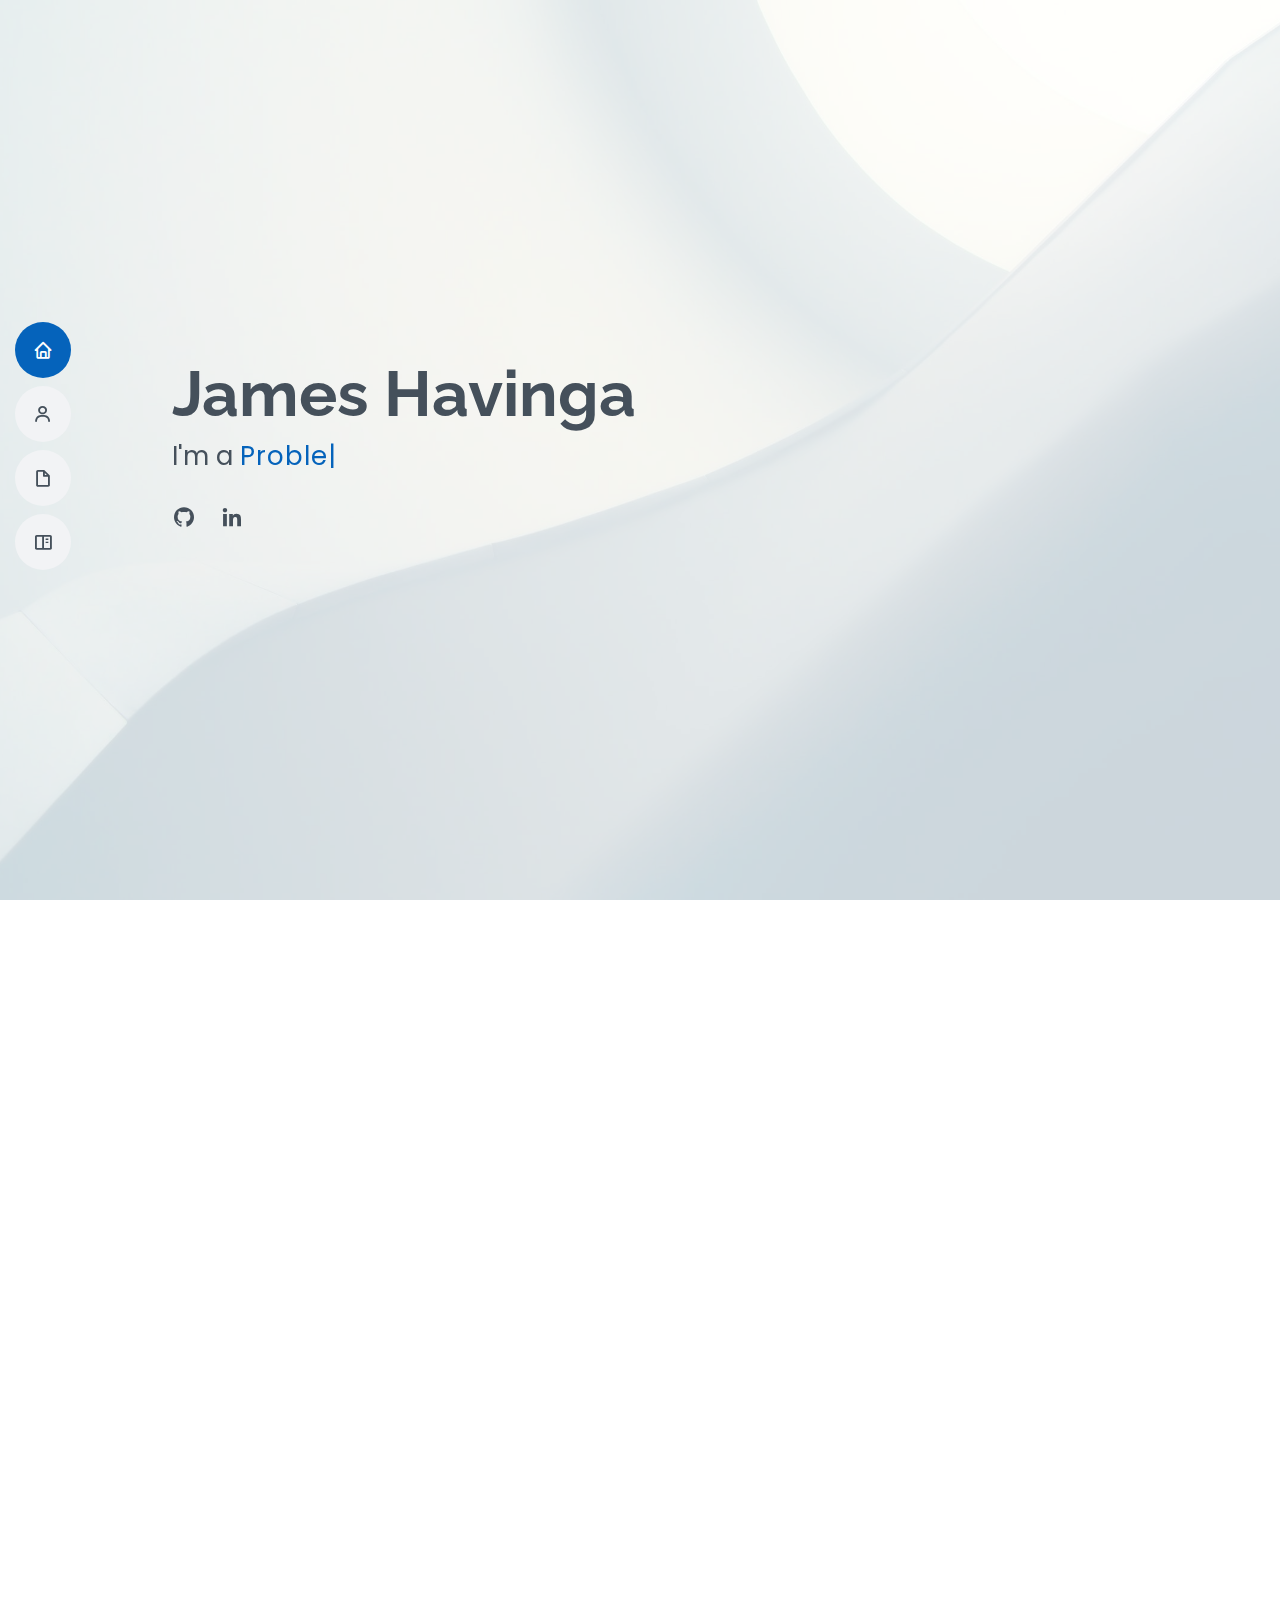
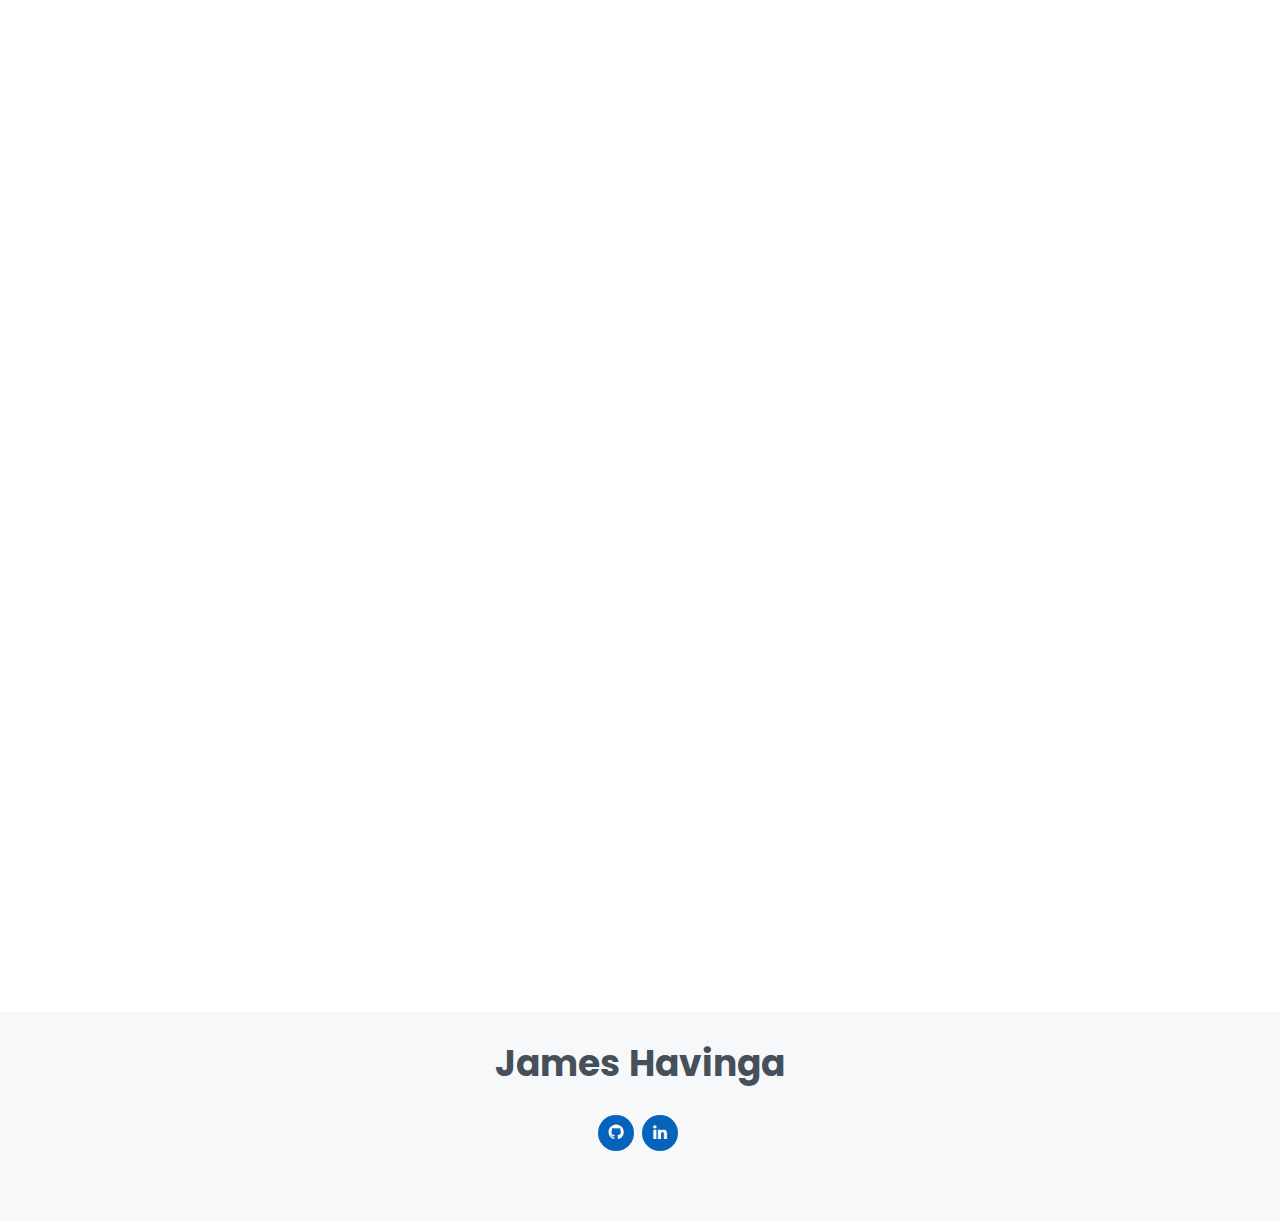
<file: index.html>
<!DOCTYPE html>
<html lang="en">

<head>
  <meta charset="utf-8">
  <meta content="width=device-width, initial-scale=1.0" name="viewport">

  <title>James Havinga</title>
  <meta content="" name="description">
  <meta content="" name="keywords">

  <!-- Favicons -->
  <link href="assets/img/favicon.png" rel="icon">
  <link href="assets/img/apple-touch-icon.png" rel="apple-touch-icon">

  <!-- Google Fonts -->
  <link href="https://fonts.googleapis.com/css?family=Open+Sans:300,300i,400,400i,600,600i,700,700i|Raleway:300,300i,400,400i,500,500i,600,600i,700,700i|Poppins:300,300i,400,400i,500,500i,600,600i,700,700i" rel="stylesheet">

  <!-- Vendor CSS Files -->
  <link href="assets/vendor/aos/aos.css" rel="stylesheet">
  <link href="assets/vendor/bootstrap/css/bootstrap.min.css" rel="stylesheet">
  <link href="assets/vendor/bootstrap-icons/bootstrap-icons.css" rel="stylesheet">
  <link href="assets/vendor/boxicons/css/boxicons.min.css" rel="stylesheet">
  <link href="assets/vendor/glightbox/css/glightbox.min.css" rel="stylesheet">
  <link href="assets/vendor/swiper/swiper-bundle.min.css" rel="stylesheet">

  <!--CSS File -->
  <link href="assets/css/style.css" rel="stylesheet">
  

</head>

<body>

  <!-- ======= Mobile nav toggle button ======= -->
  <!-- <button type="button" class="mobile-nav-toggle d-xl-none"><i class="bi bi-list mobile-nav-toggle"></i></button> -->
  <i class="bi bi-list mobile-nav-toggle d-xl-none"></i>
  <!-- ======= Header ======= -->
  <header id="header" class="d-flex flex-column justify-content-center">

    <nav id="navbar" class="navbar nav-menu">
      <ul>
        <li><a href="#hero" class="nav-link scrollto active"><i class="bx bx-home"></i> <span>Home</span></a></li>
        <li><a href="#about" class="nav-link scrollto"><i class="bx bx-user"></i> <span>About</span></a></li>
        <li><a href="#resume" class="nav-link scrollto"><i class="bx bx-file-blank"></i> <span>Resume</span></a></li>
        <li><a href="#portfolio" class="nav-link scrollto"><i class="bx bx-book-content"></i> <span>Portfolio</span></a></li>
      </ul>
    </nav><!-- .nav-menu -->

  </header><!-- End Header -->

  <!-- ======= Hero Section ======= -->
  <section id="hero" class="d-flex flex-column justify-content-center">
    <div class="container" data-aos="zoom-in" data-aos-delay="100">
      <h1>James Havinga</h1>
      <p>I'm a <span class="typed" data-typed-items="Problem Solver ,Team Player, Hard Worker, Enthusiastic Learner"></span></p>
      <div class="social-links">
        <a href="https://github.com/James-Havinga99" target="_blank" class="instagram"><i class="bx bxl-github"></i></a>
        <a href="https://www.linkedin.com/in/james-havinga-1389351b8/" target="_blank" class="linkedin"><i class="bx bxl-linkedin"></i></a>
      </div>
    </div>
  </section><!-- End Hero -->

  <main id="main">

    <!-- ======= About Section ======= -->
    <section id="about" class="about">
      <div class="container" data-aos="fade-up">

        <div class="section-title">
          <h2>About</h2>
          <p> I am a passionate developer who has just graduated from Open Window University.
            I believe in the saying that knowledge is power and so I am always striving to improve as a
            person and as a developer. The world of development and technology is always changing and
            thus I am always striving to learn more and adapt to the ever-growing world of computers and
            technology.</p>
        </div>

      </div>
    </section><!-- End About Section -->

    <!-- ======= Skills Section ======= -->
    <section id="skills" class="skills section-bg">
      <div class="container" data-aos="fade-up">

        <div class="section-title">
          <h2>Skills</h2>
          <p>Here are some of the skills I am proficient in.</p>
        </div>

        <div class="row skills-content">

          <div class="col-lg-6">

            <div class="progress">
              <span class="skill">HTML/CSS <i class="val">Firebase</i></span>
            </div>

            <div class="progress">
              <span class="skill">jQuery <i class="val">PHP</i></span>
            </div>

            <div class="progress">
              <span class="skill">JavaScript <i class="val">Python</i></span>
            </div>

            <div class="progress">
              <span class="skill">PHP <i class="val">C# .NET</i></span>
            </div>

            <div class="progress">
              <span class="skill">Node.js <i class="val">Xamarin</i></span>
            </div>

          </div>

          <div class="col-lg-6">

            <div class="progress">
              <span class="skill">React <i class="val">Kotlin</i></span>
            </div>

            <div class="progress">
              <span class="skill">Angular <i class="val">Swift</i></span>
            </div>

            <div class="progress">
              <span class="skill">Express <i class="val">NativeScript</i></span>
            </div>

            <div class="progress">
              <span class="skill">MongoDB <i class="val">ONMT</i></span>
            </div>

            <div class="progress">
              <span class="skill">MySQL <i class="val">Arduino</i></span>
            </div>


          </div>

        </div>

      </div>
    </section><!-- End Skills Section -->

    <!-- ======= Resume Section ======= -->
    <section id="resume" class="resume">
      <div class="container" data-aos="fade-up">

        <div class="section-title">
          <h2>Resume</h2>
          <p>Here find my resume as well as an option to downlaod it if you wish to.</p>
        </div>

        <div class="row">
          <div class="col-lg-6">
            <h3 class="resume-title">Summary</h3>
            <div class="resume-item pb-0">
              <h4>James Havinga</h4>
              <p><em>I believe in the saying that knowledge is power and so I am always striving to improve as a
                person and as a developer. The world of development and technology is always changing and
                thus I am always striving to learn more and adapt to the ever-growing world of computers and
                technology</em></p>
              <ul>
                <li>(083) 275-7996</li>
                <li>Jameshav132@gmail.com</li>
              </ul>
            </div>

            <h3 class="resume-title">Education</h3>
            <div class="resume-item">
              <h4>Degree in Interactive Development</h4>
              <h5>2017 - 2020</h5>
              <p><em>Open Window University</em></p>
              <p>Interactive Development explores the programming, development, and support of various digital
                products. The course includes the creation of ‘real and useful’ websites as well as mobile application
                developments for the explosive realm of mobile devices. It focuses on front-end development (the
                appearance of the design) and touches on back-end development languages (how the design is
                programmed to function).</p>
            </div>
          </div>
          <div class="col-lg-6">
            <h3 class="resume-title">Professional Experience</h3>
            <div class="resume-item">
              <h4>Internship</h4>
              <h5>November 2020 - Present</h5>
              <p><em>Center of Text Technology (CTexT)</em></p>
              <ul>
                <li>Worked on an existing Nativescript application.</li>
                <li>Built a new cross-platform application using Nativescript and Angular. </li>
                <li>Trained multiple neural machine translation(NMT) models using ONMT as well as Marian</li>
                <li>Worked on an existing C# desktop application</li>
                <li>Worked on an existing web application built with Java and GWT</li>
              </ul>
            </div>
            <div class="resume-item">
              <p><em>What I learnt</em></p>
              <ul>
                <li>Working with existing projects and adding to them</li>
                <li>Proper project documentation</li>
                <li>Working together with other developers</li>
                <li>Working with a client</li>
                <li>Time management and optimal workflow on projects</li>
              </ul>
            </div>
          </div>
        </div>

        <a href="assets/files/James_Havinga_CV.pdf" download="James_Havinga_CV"><button class="button alternative">Download full CV</button></a>

      </div>
    </section><!-- End Resume Section -->

    <!-- ======= Portfolio Section ======= -->
    <section id="portfolio" class="portfolio section-bg">
      <div class="container" data-aos="fade-up">

        <div class="section-title">
          <h2>Portfolio</h2>
          <p>Here are some of my projects, each with their relavant information and links.</p>
        </div>

        <div class="row">
          <div class="col-lg-12 d-flex justify-content-center" data-aos="fade-up" data-aos-delay="100">
            <ul id="portfolio-flters">
              <li data-filter="*" class="filter-active">All</li>
              <li data-filter=".filter-app">App</li>
              <li data-filter=".filter-web">Web</li>
            </ul>
          </div>
        </div>

        <div class="row portfolio-container" data-aos="fade-up" data-aos-delay="200">

          <div class="col-lg-4 col-md-6 portfolio-item filter-app">
            <a href="projects/dragonite.html" class="portfolio-details-lightbox" data-glightbox="type: external" title="Portfolio Details">
            <div class="portfolio-wrap">
              <img src="assets/img/portfolio/dragonite.png" class="img-fluid" alt="">
              <div class="portfolio-info">
                <h4>Dragonite</h4>
                <p>C# Xamarin App</p>
              </div>
            </div>
            </a>
          </div>

          <div class="col-lg-4 col-md-6 portfolio-item filter-app">
            <a href="projects/ceres.html" class="portfolio-details-lightbox" data-glightbox="type: external" title="Portfolio Details">
            <div class="portfolio-wrap">
              <img src="assets/img/portfolio/ceres.png" class="img-fluid" alt="">
              <div class="portfolio-info">
                <h4>Ceres</h4>
                <p>AR IOS App</p>
              </div>
            </div>
            </a>
          </div>

          <div class="col-lg-4 col-md-6 portfolio-item filter-app">
            <a href="projects/crypto_wallet.html" class="portfolio-details-lightbox" data-glightbox="type: external" title="Portfolio Details">
            <div class="portfolio-wrap">
              <img src="assets/img/portfolio/crypto_wallet.png" class="img-fluid" alt="">
              <div class="portfolio-info">
                <h4>Crypto Wallet</h4>
                <p>React Native App</p>
              </div>
            </div>
            </a>
          </div>

          <div class="col-lg-4 col-md-6 portfolio-item filter-app">
            <a href="projects/know-more.html" class="portfolio-details-lightbox" data-glightbox="type: external" title="Portfolio Details">
            <div class="portfolio-wrap">
              <img src="assets/img/portfolio/quiz-app.png" class="img-fluid" alt="">
              <div class="portfolio-info">
                <h4>Know More</h4>
                <p>Android Kotlin App</p>
              </div>
            </div>
            </a>
          </div>

          <div class="col-lg-4 col-md-6 portfolio-item filter-web">
            <a href="projects/amazon.html" class="portfolio-details-lightbox" data-glightbox="type: external" title="Portfolio Details">
            <div class="portfolio-wrap">
              <img src="assets/img/portfolio/amazon.png" class="img-fluid" alt="">
              <div class="portfolio-info">
                <h4>Amazon Clone</h4>
                <p>React.js Website</p>
              </div>
            </div>
            </a>
          </div>

          <div class="col-lg-4 col-md-6 portfolio-item filter-web">
            <a href="projects/covid-test.html" class="portfolio-details-lightbox" data-glightbox="type: external" title="Portfolio Details">
            <div class="portfolio-wrap">
              <img src="assets/img/portfolio/covid test.png" class="img-fluid" alt="">
              <div class="portfolio-info">
                <h4>Covid Test</h4>
                <p>AI Python Website</p>
              </div>
            </div>
            </a>
          </div>

          <div class="col-lg-4 col-md-6 portfolio-item filter-web">
            <a href="projects/covid-management.html" class="portfolio-details-lightbox" data-glightbox="type: external" title="Portfolio Details">
            <div class="portfolio-wrap">
              <img src="assets/img/portfolio/covid_managment.png" class="img-fluid" alt="">
              <div class="portfolio-info">
                <h4>Covid Test Management</h4>
                <p>ASP.net C# Website</p>
              </div>
            </div>
            </a>
          </div>

          <!-- <div class="col-lg-4 col-md-6 portfolio-item filter-web">
            <div class="portfolio-wrap">
              <img src="assets/img/portfolio/portfolio-2.jpg" class="img-fluid" alt="">
              <div class="portfolio-info">
                <h4>Whatsapp Clone</h4>
                <p>React.js Website</p>
                <div class="portfolio-links">
                  <a href="assets/img/portfolio/portfolio-2.jpg" data-gallery="portfolioGallery" class="portfolio-lightbox" title="Web 3"><i class="bx bx-plus"></i></a>
                  <a href="projects/portfolio-details-2.html" class="portfolio-details-lightbox" data-glightbox="type: external" title="Portfolio Details"><i class="bx bx-link"></i></a>
                </div>
              </div>
            </div>
          </div> -->

        </div>

      </div>
    </section><!-- End Portfolio Section -->

    <!-- ======= Testimonials Section ======= -->
    <!-- <section id="testimonials" class="testimonials section-bg">
      <div class="container" data-aos="fade-up">

        <div class="section-title">
          <h2>Testimonials</h2>
        </div>

        <div class="testimonials-slider swiper-container" data-aos="fade-up" data-aos-delay="100">
          <div class="swiper-wrapper">

            <div class="swiper-slide">
              <div class="testimonial-item">
                <img src="assets/img/testimonials/testimonials-1.jpg" class="testimonial-img" alt="">
                <h3>Saul Goodman</h3>
                <h4>Ceo &amp; Founder</h4>
                <p>
                  <i class="bx bxs-quote-alt-left quote-icon-left"></i>
                  Proin iaculis purus consequat sem cure digni ssim donec porttitora entum suscipit rhoncus. Accusantium quam, ultricies eget id, aliquam eget nibh et. Maecen aliquam, risus at semper.
                  <i class="bx bxs-quote-alt-right quote-icon-right"></i>
                </p>
              </div>
            </div>

            <div class="swiper-slide">
              <div class="testimonial-item">
                <img src="assets/img/testimonials/testimonials-2.jpg" class="testimonial-img" alt="">
                <h3>Sara Wilsson</h3>
                <h4>Designer</h4>
                <p>
                  <i class="bx bxs-quote-alt-left quote-icon-left"></i>
                  Export tempor illum tamen malis malis eram quae irure esse labore quem cillum quid cillum eram malis quorum velit fore eram velit sunt aliqua noster fugiat irure amet legam anim culpa.
                  <i class="bx bxs-quote-alt-right quote-icon-right"></i>
                </p>
              </div>
            </div>

            <div class="swiper-slide">
              <div class="testimonial-item">
                <img src="assets/img/testimonials/testimonials-3.jpg" class="testimonial-img" alt="">
                <h3>Jena Karlis</h3>
                <h4>Store Owner</h4>
                <p>
                  <i class="bx bxs-quote-alt-left quote-icon-left"></i>
                  Enim nisi quem export duis labore cillum quae magna enim sint quorum nulla quem veniam duis minim tempor labore quem eram duis noster aute amet eram fore quis sint minim.
                  <i class="bx bxs-quote-alt-right quote-icon-right"></i>
                </p>
              </div>
            </div>

            <div class="swiper-slide">
              <div class="testimonial-item">
                <img src="assets/img/testimonials/testimonials-4.jpg" class="testimonial-img" alt="">
                <h3>Matt Brandon</h3>
                <h4>Freelancer</h4>
                <p>
                  <i class="bx bxs-quote-alt-left quote-icon-left"></i>
                  Fugiat enim eram quae cillum dolore dolor amet nulla culpa multos export minim fugiat minim velit minim dolor enim duis veniam ipsum anim magna sunt elit fore quem dolore labore illum veniam.
                  <i class="bx bxs-quote-alt-right quote-icon-right"></i>
                </p>
              </div>
            </div>

            <div class="swiper-slide">
              <div class="testimonial-item">
                <img src="assets/img/testimonials/testimonials-5.jpg" class="testimonial-img" alt="">
                <h3>John Larson</h3>
                <h4>Entrepreneur</h4>
                <p>
                  <i class="bx bxs-quote-alt-left quote-icon-left"></i>
                  Quis quorum aliqua sint quem legam fore sunt eram irure aliqua veniam tempor noster veniam enim culpa labore duis sunt culpa nulla illum cillum fugiat legam esse veniam culpa fore nisi cillum quid.
                  <i class="bx bxs-quote-alt-right quote-icon-right"></i>
                </p>
              </div>
            </div>

          </div>
          <div class="swiper-pagination"></div>
        </div>

      </div>
    </section> -->

    <!-- ======= Contact Section ======= -->
    <section id="contact" class="contact">
      <div class="container" data-aos="fade-up">

        <div class="row mt-1" style="margin-left: 130px;">

          <div class="col-lg-11">
            <div class="info">
              <div class="address">
                <i class="bi bi-geo-alt"></i>
                <h4>Location:</h4>
                <p>Springs<br>Gauteng</p>
              </div>

              <div class="email">
                <i class="bi bi-envelope"></i>
                <h4>Email:</h4>
                <p>Jameshav132@gmail.com</p>
              </div>

              <div class="phone">
                <i class="bi bi-phone"></i>
                <h4>Call:</h4>
                <p>+27 83 275 7996</p>
              </div>

            </div>

          </div>

        </div>

      </div>
    </section>

  </main><!-- End #main -->

  <!-- ======= Footer ======= -->
  <footer id="footer">
    <div class="container">
      <h3>James Havinga</h3>

      </div>
      <div class="social-links" style="margin-top: 30px;">
        <a href="https://github.com/James-Havinga99" target="_blank" class="instagram"><i class="bx bxl-github"></i></a>
        <a href="https://www.linkedin.com/in/james-havinga-1389351b8/" target="_blank" class="linkedin"><i class="bx bxl-linkedin"></i></a>
      </div>
    </div>
  </footer><!-- End Footer -->

  <div id="preloader"></div>
  <a href="#" class="back-to-top d-flex align-items-center justify-content-center"><i class="bi bi-arrow-up-short"></i></a>

  <!-- Vendor JS Files -->
  <script src="assets/vendor/aos/aos.js"></script>
  <script src="assets/vendor/bootstrap/js/bootstrap.bundle.min.js"></script>
  <script src="assets/vendor/glightbox/js/glightbox.min.js"></script>
  <script src="assets/vendor/isotope-layout/isotope.pkgd.min.js"></script>
  <script src="assets/vendor/php-email-form/validate.js"></script>
  <script src="assets/vendor/purecounter/purecounter.js"></script>
  <script src="assets/vendor/swiper/swiper-bundle.min.js"></script>
  <script src="assets/vendor/typed.js/typed.min.js"></script>
  <script src="assets/vendor/waypoints/noframework.waypoints.js"></script>

  <!-- Main JS File -->
  <script src="assets/js/main.js"></script>

</body>

</html>
</file>
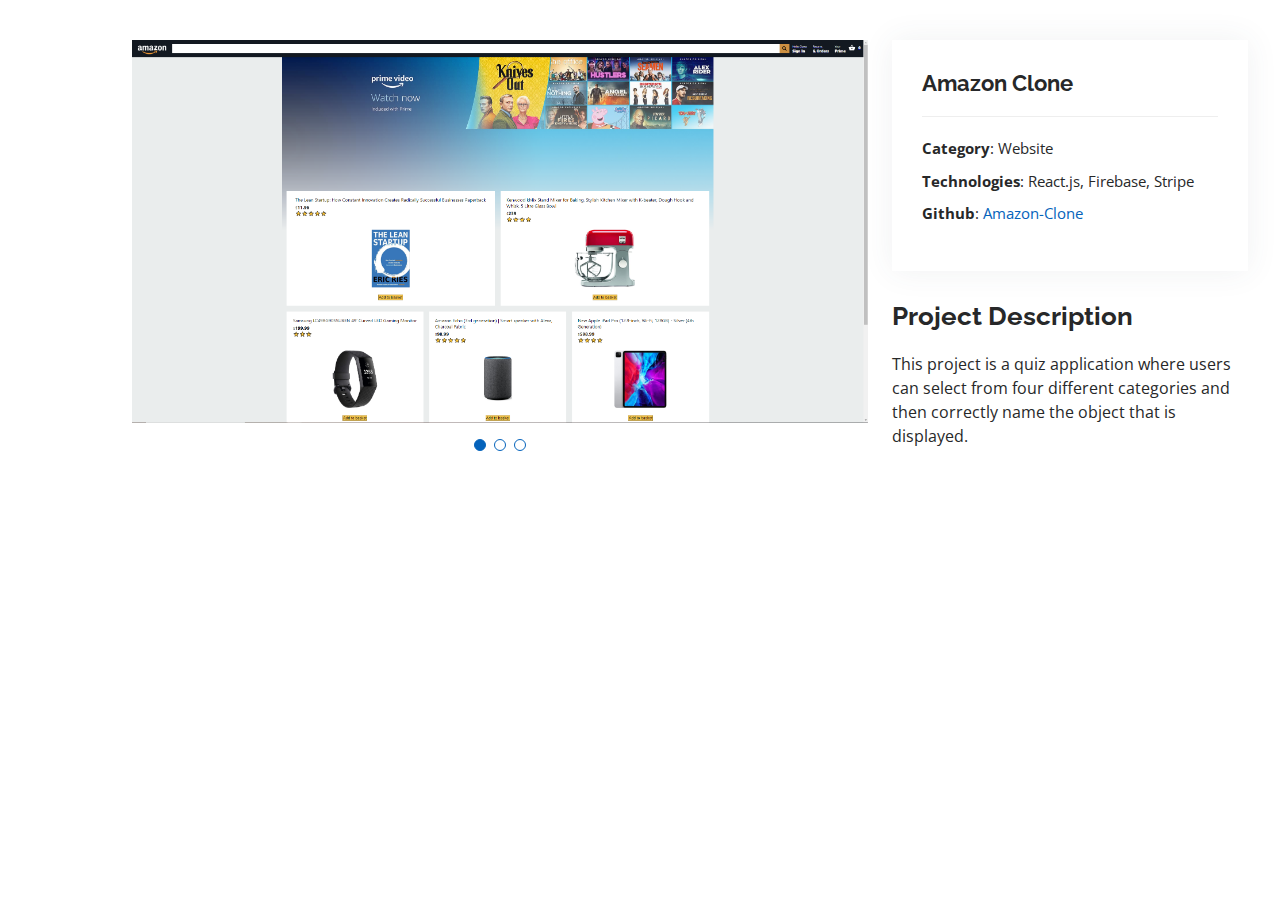
<file: projects/amazon.html>
<!DOCTYPE html>
<html lang="en">
	<head>
		<meta charset="utf-8" />
		<meta content="width=device-width, initial-scale=1.0" name="viewport" />

		<title>Project Detail</title>
		<meta content="" name="description" />
		<meta content="" name="keywords" />

		<!-- Favicons -->
		<link href="../assets/img/favicon.png" rel="icon" />
		<link href="../assets/img/apple-touch-icon.png" rel="apple-touch-icon" />

		<!-- Google Fonts -->
		<link
			href="https://fonts.googleapis.com/css?family=Open+Sans:300,300i,400,400i,600,600i,700,700i|Raleway:300,300i,400,400i,500,500i,600,600i,700,700i|Poppins:300,300i,400,400i,500,500i,600,600i,700,700i"
			rel="stylesheet"
		/>

		<!-- Vendor CSS Files -->
		<link href="../assets/vendor/aos/aos.css" rel="stylesheet" />
		<link
			href="../assets/vendor/bootstrap/css/bootstrap.min.css"
			rel="stylesheet"
		/>
		<link
			href="../assets/vendor/bootstrap-icons/bootstrap-icons.css"
			rel="stylesheet"
		/>
		<link
			href="../assets/vendor/boxicons/css/boxicons.min.css"
			rel="stylesheet"
		/>
		<link
			href="../assets/vendor/glightbox/css/glightbox.min.css"
			rel="stylesheet"
		/>
		<link
			href="../assets/vendor/swiper/swiper-bundle.min.css"
			rel="stylesheet"
		/>

		<!-- Main CSS File -->
		<link href="../assets/css/style.css" rel="stylesheet" />
	</head>

	<body>
		<main id="main">
			<!-- ======= Portfolio Details Section ======= -->
			<section id="portfolio-details" class="portfolio-details">
				<div class="container">
					<div class="row gy-4">
						<div class="col-lg-8">
							<div class="portfolio-details-slider swiper-container">
								<div class="swiper-wrapper align-items-center">
									<div class="swiper-slide">
										<img
											style="width: 100%"
											src="../assets/img/portfolio/amazon-1.png"
											alt=""
										/>
									</div>

									<div class="swiper-slide">
										<img
											style="width: 100%"
											src="../assets/img/portfolio/amazon-2.png"
											alt=""
										/>
									</div>

									<div class="swiper-slide">
										<img
											style="width: 100%"
											src="../assets/img/portfolio/amazon-3.png"
											alt=""
										/>
									</div>
								</div>
								<div class="swiper-pagination"></div>
							</div>
						</div>

						<div class="col-lg-4">
							<div class="portfolio-info">
								<h3>Amazon Clone</h3>
								<ul>
									<li><strong>Category</strong>: Website</li>
									<li>
										<strong>Technologies</strong>: React.js, Firebase, Stripe
									</li>
									<!-- <li>
										<strong>Video Demo</strong>:
										<a target="_blank" href="#">Demo</a>
									</li> -->
									<li>
										<strong>Github</strong>:
										<a
											target="_blank"
											href="https://github.com/James-Havinga99/Amazon-Clone"
											>Amazon-Clone</a
										>
									</li>
								</ul>
							</div>
							<div class="portfolio-description">
								<h2>Project Description</h2>
								<p>
									This project is a quiz application where users can select from
									four different categories and then correctly name the object
									that is displayed.
								</p>
							</div>
						</div>
					</div>
				</div>
			</section>
			<!-- End Portfolio Details Section -->
		</main>
		<!-- End #main -->

		<div id="preloader"></div>
		<a
			href="#"
			class="back-to-top d-flex align-items-center justify-content-center"
			><i class="bi bi-arrow-up-short"></i
		></a>

		<!-- Vendor JS Files -->
		<script src="../assets/vendor/aos/aos.js"></script>
		<script src="../assets/vendor/bootstrap/js/bootstrap.bundle.min.js"></script>
		<script src="../assets/vendor/glightbox/js/glightbox.min.js"></script>
		<script src="../assets/vendor/isotope-layout/isotope.pkgd.min.js"></script>
		<script src="../assets/vendor/php-email-form/validate.js"></script>
		<script src="../assets/vendor/purecounter/purecounter.js"></script>
		<script src="../assets/vendor/swiper/swiper-bundle.min.js"></script>
		<script src="../assets/vendor/typed.js/typed.min.js"></script>
		<script src="../assets/vendor/waypoints/noframework.waypoints.js"></script>

		<!--Main JS File -->
		<script src="../assets/js/main.js"></script>
	</body>
</html>
</file>
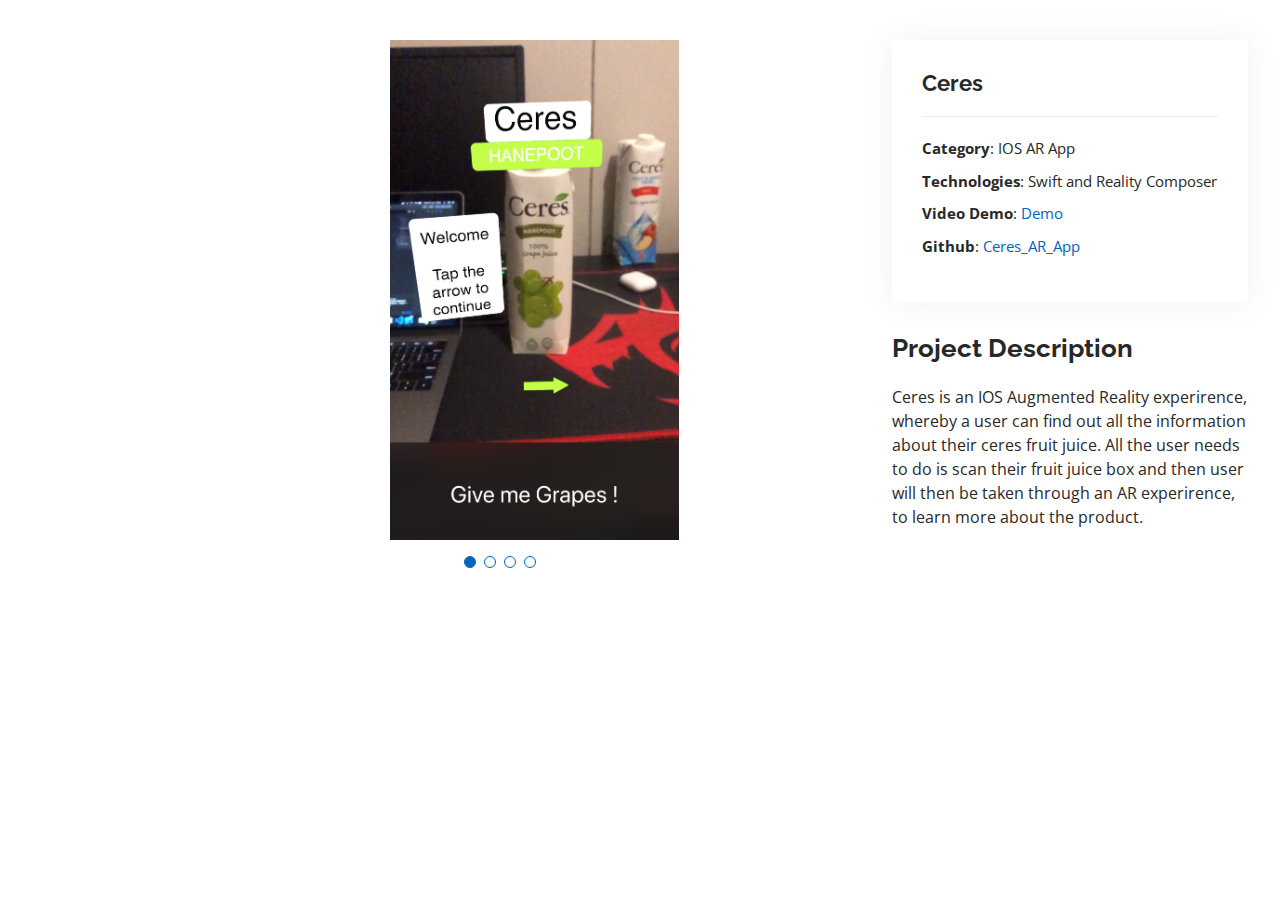
<file: projects/ceres.html>
<!DOCTYPE html>
<html lang="en">
	<head>
		<meta charset="utf-8" />
		<meta content="width=device-width, initial-scale=1.0" name="viewport" />

		<title>Project Detail</title>
		<meta content="" name="description" />
		<meta content="" name="keywords" />

		<!-- Favicons -->
		<link href="../assets/img/favicon.png" rel="icon" />
		<link href="../assets/img/apple-touch-icon.png" rel="apple-touch-icon" />

		<!-- Google Fonts -->
		<link
			href="https://fonts.googleapis.com/css?family=Open+Sans:300,300i,400,400i,600,600i,700,700i|Raleway:300,300i,400,400i,500,500i,600,600i,700,700i|Poppins:300,300i,400,400i,500,500i,600,600i,700,700i"
			rel="stylesheet"
		/>

		<!-- Vendor CSS Files -->
		<link href="../assets/vendor/aos/aos.css" rel="stylesheet" />
		<link
			href="../assets/vendor/bootstrap/css/bootstrap.min.css"
			rel="stylesheet"
		/>
		<link
			href="../assets/vendor/bootstrap-icons/bootstrap-icons.css"
			rel="stylesheet"
		/>
		<link
			href="../assets/vendor/boxicons/css/boxicons.min.css"
			rel="stylesheet"
		/>
		<link
			href="../assets/vendor/glightbox/css/glightbox.min.css"
			rel="stylesheet"
		/>
		<link
			href="../assets/vendor/swiper/swiper-bundle.min.css"
			rel="stylesheet"
		/>

		<!-- Main CSS File -->
		<link href="../assets/css/style.css" rel="stylesheet" />
	</head>

	<body>
		<main id="main">
			<!-- ======= Portfolio Details Section ======= -->
			<section id="portfolio-details" class="portfolio-details">
				<div class="container">
					<div class="row gy-4">
						<div class="col-lg-8">
							<div class="portfolio-details-slider swiper-container">
								<div class="swiper-wrapper align-items-center">
									<div class="swiper-slide">
										<img
											style="height: 500px; margin-left: 35%"
											src="../assets/img/portfolio/ceres-1.PNG"
											alt=""
										/>
									</div>

									<div class="swiper-slide">
										<img
											style="height: 500px; margin-left: 35%"
											src="../assets/img/portfolio/ceres-2.PNG"
											alt=""
										/>
									</div>

									<div class="swiper-slide">
										<img
											style="height: 500px; margin-left: 35%"
											src="../assets/img/portfolio/ceres-3.PNG"
											alt=""
										/>
									</div>

									<div class="swiper-slide">
										<img
											style="height: 500px; margin-left: 35%"
											src="../assets/img/portfolio/ceres-4.PNG"
											alt=""
										/>
									</div>
								</div>
								<div class="swiper-pagination"></div>
							</div>
						</div>

						<div class="col-lg-4">
							<div class="portfolio-info">
								<h3>Ceres</h3>
								<ul>
									<li><strong>Category</strong>: IOS AR App</li>
									<li>
										<strong>Technologies</strong>: Swift and Reality Composer
									</li>
									<li>
										<strong>Video Demo</strong>:
										<a
											target="_blank"
											href="https://drive.google.com/file/d/1AvJ0UaYcEQXI7HBP-TE5aWowzZNhpZ3y/view?usp=sharing"
											>Demo</a
										>
									</li>
									<li>
										<strong>Github</strong>:
										<a
											target="_blank"
											href="https://github.com/James-Havinga99/Ceres_AR_App"
											>Ceres_AR_App</a
										>
									</li>
								</ul>
							</div>
							<div class="portfolio-description">
								<h2>Project Description</h2>
								<p>
									Ceres is an IOS Augmented Reality experirence, whereby a user
									can find out all the information about their ceres fruit
									juice. All the user needs to do is scan their fruit juice box
									and then user will then be taken through an AR experirence, to
									learn more about the product.
								</p>
							</div>
						</div>
					</div>
				</div>
			</section>
			<!-- End Portfolio Details Section -->
		</main>
		<!-- End #main -->

		<div id="preloader"></div>
		<a
			href="#"
			class="back-to-top d-flex align-items-center justify-content-center"
			><i class="bi bi-arrow-up-short"></i
		></a>

		<!-- Vendor JS Files -->
		<script src="../assets/vendor/aos/aos.js"></script>
		<script src="../assets/vendor/bootstrap/js/bootstrap.bundle.min.js"></script>
		<script src="../assets/vendor/glightbox/js/glightbox.min.js"></script>
		<script src="../assets/vendor/isotope-layout/isotope.pkgd.min.js"></script>
		<script src="../assets/vendor/php-email-form/validate.js"></script>
		<script src="../assets/vendor/purecounter/purecounter.js"></script>
		<script src="../assets/vendor/swiper/swiper-bundle.min.js"></script>
		<script src="../assets/vendor/typed.js/typed.min.js"></script>
		<script src="../assets/vendor/waypoints/noframework.waypoints.js"></script>

		<!--Main JS File -->
		<script src="../assets/js/main.js"></script>
	</body>
</html>
</file>
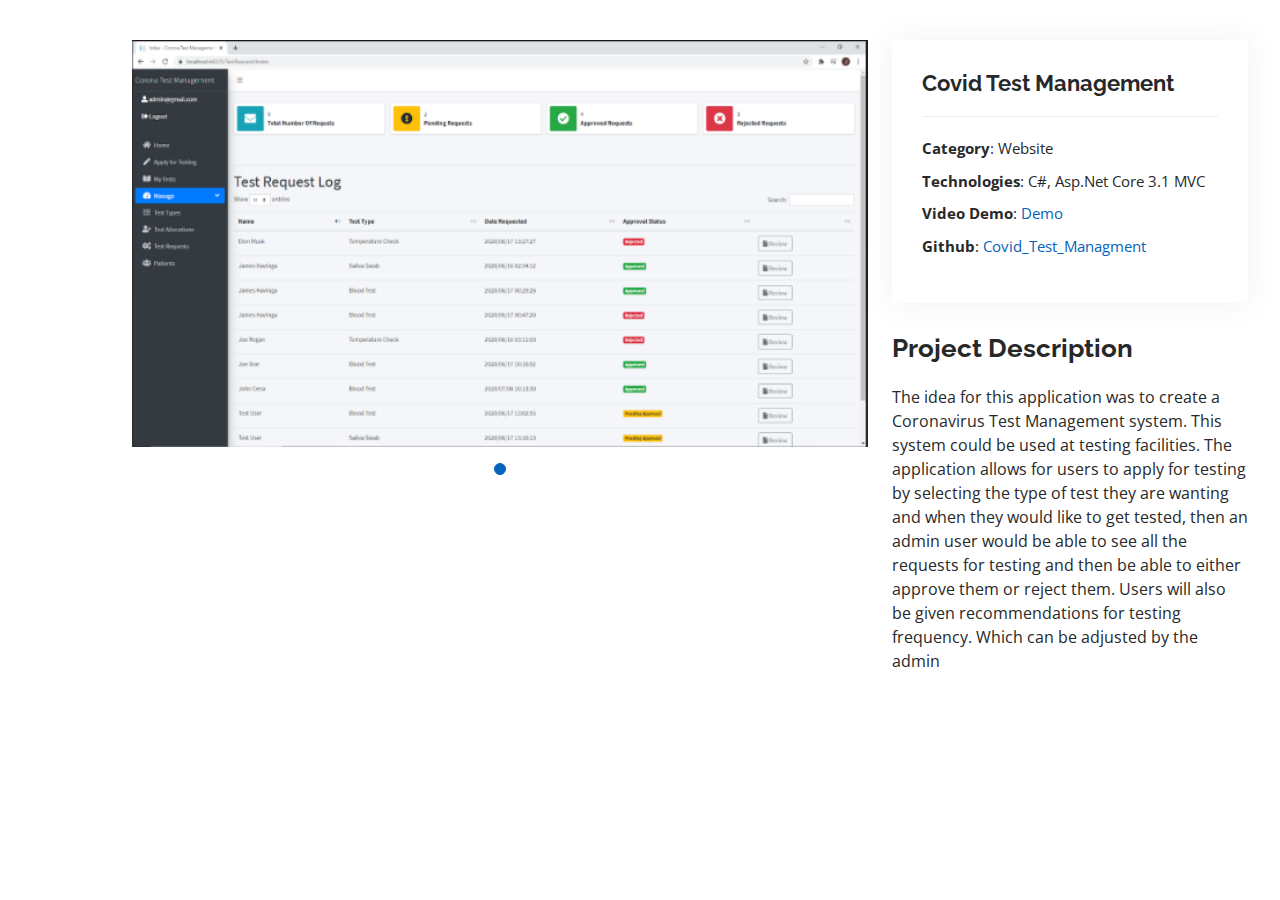
<file: projects/covid-management.html>
<!DOCTYPE html>
<html lang="en">
	<head>
		<meta charset="utf-8" />
		<meta content="width=device-width, initial-scale=1.0" name="viewport" />

		<title>Project Detail</title>
		<meta content="" name="description" />
		<meta content="" name="keywords" />

		<!-- Favicons -->
		<link href="../assets/img/favicon.png" rel="icon" />
		<link href="../assets/img/apple-touch-icon.png" rel="apple-touch-icon" />

		<!-- Google Fonts -->
		<link
			href="https://fonts.googleapis.com/css?family=Open+Sans:300,300i,400,400i,600,600i,700,700i|Raleway:300,300i,400,400i,500,500i,600,600i,700,700i|Poppins:300,300i,400,400i,500,500i,600,600i,700,700i"
			rel="stylesheet"
		/>

		<!-- Vendor CSS Files -->
		<link href="../assets/vendor/aos/aos.css" rel="stylesheet" />
		<link
			href="../assets/vendor/bootstrap/css/bootstrap.min.css"
			rel="stylesheet"
		/>
		<link
			href="../assets/vendor/bootstrap-icons/bootstrap-icons.css"
			rel="stylesheet"
		/>
		<link
			href="../assets/vendor/boxicons/css/boxicons.min.css"
			rel="stylesheet"
		/>
		<link
			href="../assets/vendor/glightbox/css/glightbox.min.css"
			rel="stylesheet"
		/>
		<link
			href="../assets/vendor/swiper/swiper-bundle.min.css"
			rel="stylesheet"
		/>

		<!-- Main CSS File -->
		<link href="../assets/css/style.css" rel="stylesheet" />
	</head>

	<body>
		<main id="main">
			<!-- ======= Portfolio Details Section ======= -->
			<section id="portfolio-details" class="portfolio-details">
				<div class="container">
					<div class="row gy-4">
						<div class="col-lg-8">
							<div class="portfolio-details-slider swiper-container">
								<div class="swiper-wrapper align-items-center">
									<div class="swiper-slide">
										<img
											style="width: 100%"
											src="../assets/img/portfolio/covid-management-1.png"
											alt=""
										/>
									</div>
								</div>
								<div class="swiper-pagination"></div>
							</div>
						</div>

						<div class="col-lg-4">
							<div class="portfolio-info">
								<h3>Covid Test Management</h3>
								<ul>
									<li><strong>Category</strong>: Website</li>
									<li>
										<strong>Technologies</strong>: C#, Asp.Net Core 3.1 MVC
									</li>
									<li>
										<strong>Video Demo</strong>:
										<a
											target="_blank"
											href="https://drive.google.com/file/d/1vCY3UAog01F28o9Nf6anVReDnnh_xFby/view?usp=sharing"
											>Demo</a
										>
									</li>
									<li>
										<strong>Github</strong>:
										<a
											target="_blank"
											href="https://github.com/James-Havinga99/Covid_Test_Managment"
											>Covid_Test_Managment</a
										>
									</li>
								</ul>
							</div>
							<div class="portfolio-description">
								<h2>Project Description</h2>
								<p>
									The idea for this application was to create a Coronavirus Test
									Management system. This system could be used at testing
									facilities. The application allows for users to apply for
									testing by selecting the type of test they are wanting and
									when they would like to get tested, then an admin user would
									be able to see all the requests for testing and then be able
									to either approve them or reject them. Users will also be
									given recommendations for testing frequency. Which can be
									adjusted by the admin
								</p>
							</div>
						</div>
					</div>
				</div>
			</section>
			<!-- End Portfolio Details Section -->
		</main>
		<!-- End #main -->

		<div id="preloader"></div>
		<a
			href="#"
			class="back-to-top d-flex align-items-center justify-content-center"
			><i class="bi bi-arrow-up-short"></i
		></a>

		<!-- Vendor JS Files -->
		<script src="../assets/vendor/aos/aos.js"></script>
		<script src="../assets/vendor/bootstrap/js/bootstrap.bundle.min.js"></script>
		<script src="../assets/vendor/glightbox/js/glightbox.min.js"></script>
		<script src="../assets/vendor/isotope-layout/isotope.pkgd.min.js"></script>
		<script src="../assets/vendor/php-email-form/validate.js"></script>
		<script src="../assets/vendor/purecounter/purecounter.js"></script>
		<script src="../assets/vendor/swiper/swiper-bundle.min.js"></script>
		<script src="../assets/vendor/typed.js/typed.min.js"></script>
		<script src="../assets/vendor/waypoints/noframework.waypoints.js"></script>

		<!--Main JS File -->
		<script src="../assets/js/main.js"></script>
	</body>
</html>
</file>
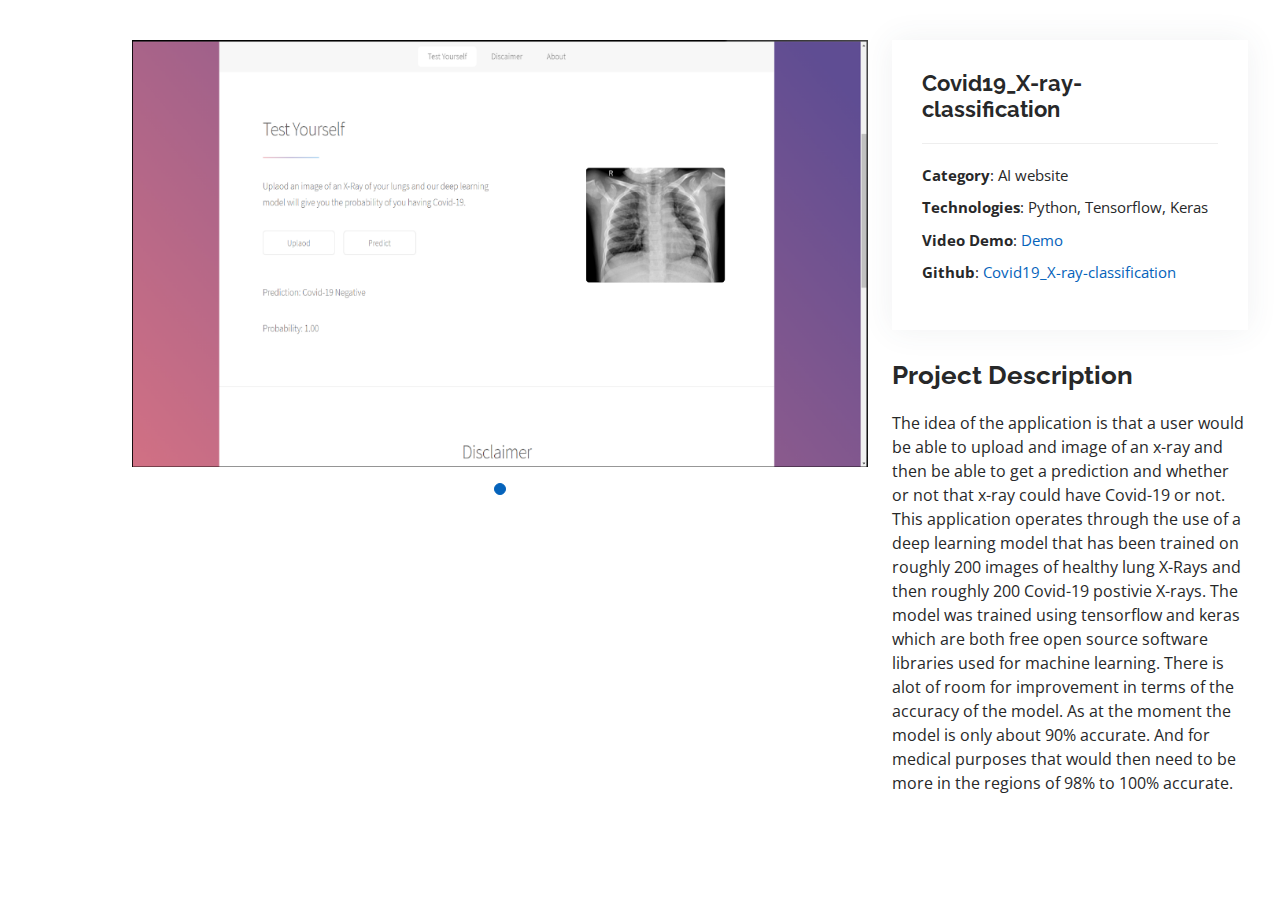
<file: projects/covid-test.html>
<!DOCTYPE html>
<html lang="en">
	<head>
		<meta charset="utf-8" />
		<meta content="width=device-width, initial-scale=1.0" name="viewport" />

		<title>Project Detail</title>
		<meta content="" name="description" />
		<meta content="" name="keywords" />

		<!-- Favicons -->
		<link href="../assets/img/favicon.png" rel="icon" />
		<link href="../assets/img/apple-touch-icon.png" rel="apple-touch-icon" />

		<!-- Google Fonts -->
		<link
			href="https://fonts.googleapis.com/css?family=Open+Sans:300,300i,400,400i,600,600i,700,700i|Raleway:300,300i,400,400i,500,500i,600,600i,700,700i|Poppins:300,300i,400,400i,500,500i,600,600i,700,700i"
			rel="stylesheet"
		/>

		<!-- Vendor CSS Files -->
		<link href="../assets/vendor/aos/aos.css" rel="stylesheet" />
		<link
			href="../assets/vendor/bootstrap/css/bootstrap.min.css"
			rel="stylesheet"
		/>
		<link
			href="../assets/vendor/bootstrap-icons/bootstrap-icons.css"
			rel="stylesheet"
		/>
		<link
			href="../assets/vendor/boxicons/css/boxicons.min.css"
			rel="stylesheet"
		/>
		<link
			href="../assets/vendor/glightbox/css/glightbox.min.css"
			rel="stylesheet"
		/>
		<link
			href="../assets/vendor/swiper/swiper-bundle.min.css"
			rel="stylesheet"
		/>

		<!-- Main CSS File -->
		<link href="../assets/css/style.css" rel="stylesheet" />
	</head>

	<body>
		<main id="main">
			<!-- ======= Portfolio Details Section ======= -->
			<section id="portfolio-details" class="portfolio-details">
				<div class="container">
					<div class="row gy-4">
						<div class="col-lg-8">
							<div class="portfolio-details-slider swiper-container">
								<div class="swiper-wrapper align-items-center">
									<div class="swiper-slide">
										<img
											style="width: 100%"
											src="../assets/img/portfolio/covid-test-2.png"
											alt=""
										/>
									</div>
								</div>
								<div class="swiper-pagination"></div>
							</div>
						</div>

						<div class="col-lg-4">
							<div class="portfolio-info">
								<h3>Covid19_X-ray-classification</h3>
								<ul>
									<li><strong>Category</strong>: AI website</li>
									<li>
										<strong>Technologies</strong>: Python, Tensorflow, Keras
									</li>
									<li>
										<strong>Video Demo</strong>:
										<a
											target="_blank"
											href="https://drive.google.com/file/d/1L4SBbFDoOBvATocNed5xBdiN5bLsmJko/view?usp=sharing"
											>Demo</a
										>
									</li>
									<li>
										<strong>Github</strong>:
										<a
											target="_blank"
											href="https://github.com/James-Havinga99/Covid19_X-ray-classification"
											>Covid19_X-ray-classification</a
										>
									</li>
								</ul>
							</div>
							<div class="portfolio-description">
								<h2>Project Description</h2>
								<p>
									The idea of the application is that a user would be able to
									upload and image of an x-ray and then be able to get a
									prediction and whether or not that x-ray could have Covid-19
									or not. This application operates through the use of a deep
									learning model that has been trained on roughly 200 images of
									healthy lung X-Rays and then roughly 200 Covid-19 postivie
									X-rays. The model was trained using tensorflow and keras which
									are both free open source software libraries used for machine
									learning. There is alot of room for improvement in terms of
									the accuracy of the model. As at the moment the model is only
									about 90% accurate. And for medical purposes that would then
									need to be more in the regions of 98% to 100% accurate.
								</p>
							</div>
						</div>
					</div>
				</div>
			</section>
			<!-- End Portfolio Details Section -->
		</main>
		<!-- End #main -->

		<div id="preloader"></div>
		<a
			href="#"
			class="back-to-top d-flex align-items-center justify-content-center"
			><i class="bi bi-arrow-up-short"></i
		></a>

		<!-- Vendor JS Files -->
		<script src="../assets/vendor/aos/aos.js"></script>
		<script src="../assets/vendor/bootstrap/js/bootstrap.bundle.min.js"></script>
		<script src="../assets/vendor/glightbox/js/glightbox.min.js"></script>
		<script src="../assets/vendor/isotope-layout/isotope.pkgd.min.js"></script>
		<script src="../assets/vendor/php-email-form/validate.js"></script>
		<script src="../assets/vendor/purecounter/purecounter.js"></script>
		<script src="../assets/vendor/swiper/swiper-bundle.min.js"></script>
		<script src="../assets/vendor/typed.js/typed.min.js"></script>
		<script src="../assets/vendor/waypoints/noframework.waypoints.js"></script>

		<!--Main JS File -->
		<script src="../assets/js/main.js"></script>
	</body>
</html>
</file>
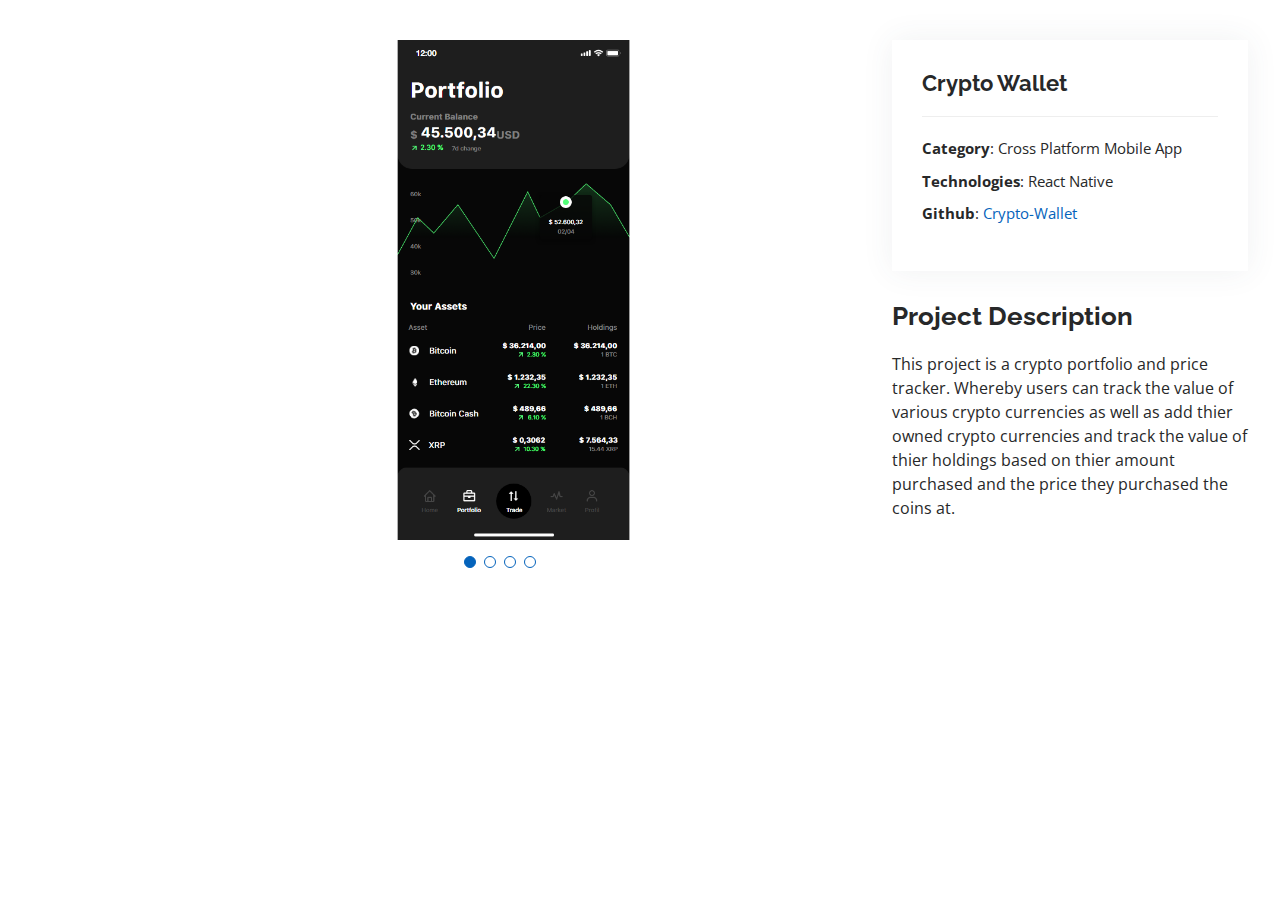
<file: projects/crypto_wallet.html>
<!DOCTYPE html>
<html lang="en">
	<head>
		<meta charset="utf-8" />
		<meta content="width=device-width, initial-scale=1.0" name="viewport" />

		<title>Project Detail</title>
		<meta content="" name="description" />
		<meta content="" name="keywords" />

		<!-- Favicons -->
		<link href="../assets/img/favicon.png" rel="icon" />
		<link href="../assets/img/apple-touch-icon.png" rel="apple-touch-icon" />

		<!-- Google Fonts -->
		<link
			href="https://fonts.googleapis.com/css?family=Open+Sans:300,300i,400,400i,600,600i,700,700i|Raleway:300,300i,400,400i,500,500i,600,600i,700,700i|Poppins:300,300i,400,400i,500,500i,600,600i,700,700i"
			rel="stylesheet"
		/>

		<!-- Vendor CSS Files -->
		<link href="../assets/vendor/aos/aos.css" rel="stylesheet" />
		<link
			href="../assets/vendor/bootstrap/css/bootstrap.min.css"
			rel="stylesheet"
		/>
		<link
			href="../assets/vendor/bootstrap-icons/bootstrap-icons.css"
			rel="stylesheet"
		/>
		<link
			href="../assets/vendor/boxicons/css/boxicons.min.css"
			rel="stylesheet"
		/>
		<link
			href="../assets/vendor/glightbox/css/glightbox.min.css"
			rel="stylesheet"
		/>
		<link
			href="../assets/vendor/swiper/swiper-bundle.min.css"
			rel="stylesheet"
		/>

		<!-- Main CSS File -->
		<link href="../assets/css/style.css" rel="stylesheet" />
	</head>

	<body>
		<main id="main">
			<!-- ======= Portfolio Details Section ======= -->
			<section id="portfolio-details" class="portfolio-details">
				<div class="container">
					<div class="row gy-4">
						<div class="col-lg-8">
							<div class="portfolio-details-slider swiper-container">
								<div class="swiper-wrapper align-items-center">
									<div class="swiper-slide">
										<img
											style="height: 500px; margin-left: 36%"
											src="../assets/img/portfolio/crypto-1.png"
											alt=""
										/>
									</div>

									<div class="swiper-slide">
										<img
											style="height: 500px; margin-left: 36%"
											src="../assets/img/portfolio/crypto-2.png"
											alt=""
										/>
									</div>

									<div class="swiper-slide">
										<img
											style="height: 500px; margin-left: 36%"
											src="../assets/img/portfolio/crypto-3.png"
											alt=""
										/>
									</div>

									<div class="swiper-slide">
										<img
											style="height: 500px; margin-left: 36%"
											src="../assets/img/portfolio/crypto-4.png"
											alt=""
										/>
									</div>
								</div>
								<div class="swiper-pagination"></div>
							</div>
						</div>

						<div class="col-lg-4">
							<div class="portfolio-info">
								<h3>Crypto Wallet</h3>
								<ul>
									<li><strong>Category</strong>: Cross Platform Mobile App</li>
									<li><strong>Technologies</strong>: React Native</li>
									<li>
										<strong>Github</strong>:
										<a
											target="_blank"
											href="https://github.com/James-Havinga99/Crypto-Wallet"
											>Crypto-Wallet</a
										>
									</li>
								</ul>
							</div>
							<div class="portfolio-description">
								<h2>Project Description</h2>
								<p>
									This project is a crypto portfolio and price tracker. Whereby
									users can track the value of various crypto currencies as well
									as add thier owned crypto currencies and track the value of
									thier holdings based on thier amount purchased and the price
									they purchased the coins at.
								</p>
							</div>
						</div>
					</div>
				</div>
			</section>
			<!-- End Portfolio Details Section -->
		</main>
		<!-- End #main -->

		<div id="preloader"></div>
		<a
			href="#"
			class="back-to-top d-flex align-items-center justify-content-center"
			><i class="bi bi-arrow-up-short"></i
		></a>

		<!-- Vendor JS Files -->
		<script src="../assets/vendor/aos/aos.js"></script>
		<script src="../assets/vendor/bootstrap/js/bootstrap.bundle.min.js"></script>
		<script src="../assets/vendor/glightbox/js/glightbox.min.js"></script>
		<script src="../assets/vendor/isotope-layout/isotope.pkgd.min.js"></script>
		<script src="../assets/vendor/php-email-form/validate.js"></script>
		<script src="../assets/vendor/purecounter/purecounter.js"></script>
		<script src="../assets/vendor/swiper/swiper-bundle.min.js"></script>
		<script src="../assets/vendor/typed.js/typed.min.js"></script>
		<script src="../assets/vendor/waypoints/noframework.waypoints.js"></script>

		<!--Main JS File -->
		<script src="../assets/js/main.js"></script>
	</body>
</html>
</file>
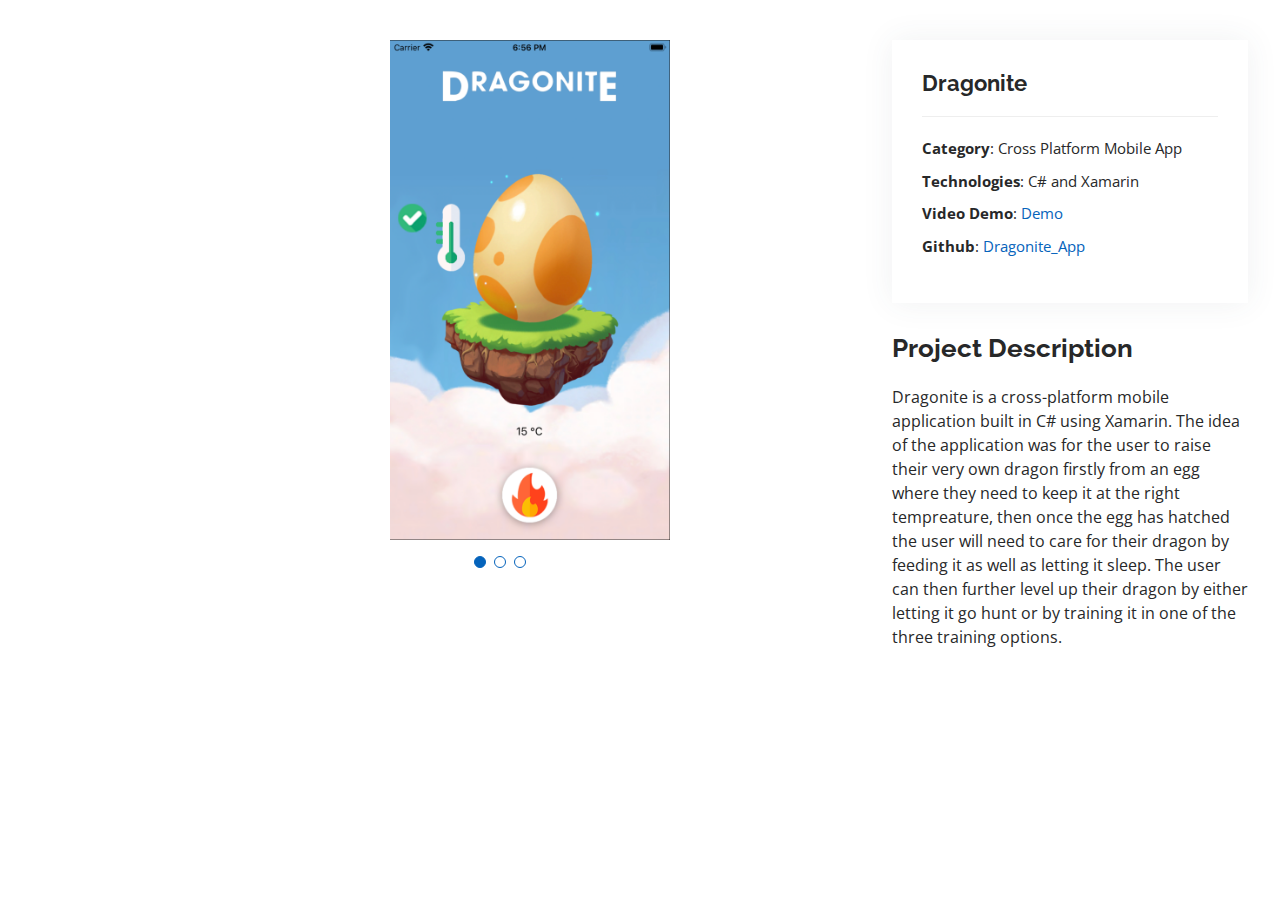
<file: projects/dragonite.html>
<!DOCTYPE html>
<html lang="en">
	<head>
		<meta charset="utf-8" />
		<meta content="width=device-width, initial-scale=1.0" name="viewport" />

		<title>Project Detail</title>
		<meta content="" name="description" />
		<meta content="" name="keywords" />

		<!-- Favicons -->
		<link href="../assets/img/favicon.png" rel="icon" />
		<link href="../assets/img/apple-touch-icon.png" rel="apple-touch-icon" />

		<!-- Google Fonts -->
		<link
			href="https://fonts.googleapis.com/css?family=Open+Sans:300,300i,400,400i,600,600i,700,700i|Raleway:300,300i,400,400i,500,500i,600,600i,700,700i|Poppins:300,300i,400,400i,500,500i,600,600i,700,700i"
			rel="stylesheet"
		/>

		<!-- Vendor CSS Files -->
		<link href="../assets/vendor/aos/aos.css" rel="stylesheet" />
		<link
			href="../assets/vendor/bootstrap/css/bootstrap.min.css"
			rel="stylesheet"
		/>
		<link
			href="../assets/vendor/bootstrap-icons/bootstrap-icons.css"
			rel="stylesheet"
		/>
		<link
			href="../assets/vendor/boxicons/css/boxicons.min.css"
			rel="stylesheet"
		/>
		<link
			href="../assets/vendor/glightbox/css/glightbox.min.css"
			rel="stylesheet"
		/>
		<link
			href="../assets/vendor/swiper/swiper-bundle.min.css"
			rel="stylesheet"
		/>

		<!-- Main CSS File -->
		<link href="../assets/css/style.css" rel="stylesheet" />
	</head>

	<body>
		<main id="main">
			<!-- ======= Portfolio Details Section ======= -->
			<section id="portfolio-details" class="portfolio-details">
				<div class="container">
					<div class="row gy-4">
						<div class="col-lg-8">
							<div class="portfolio-details-slider swiper-container">
								<div class="swiper-wrapper align-items-center">
									<div class="swiper-slide">
										<img
											style="height: 500px; margin-left: 35%"
											src="../assets/img/portfolio/dragonite-2.png"
											alt=""
										/>
									</div>

									<div class="swiper-slide">
										<img
											style="height: 500px; margin-left: 35%"
											src="../assets/img/portfolio/dragonite-3.png"
											alt=""
										/>
									</div>

									<div class="swiper-slide">
										<img
											style="height: 500px; margin-left: 35%"
											src="../assets/img/portfolio/dragonite-4.png"
											alt=""
										/>
									</div>
								</div>
								<div class="swiper-pagination"></div>
							</div>
						</div>

						<div class="col-lg-4">
							<div class="portfolio-info">
								<h3>Dragonite</h3>
								<ul>
									<li><strong>Category</strong>: Cross Platform Mobile App</li>
									<li><strong>Technologies</strong>: C# and Xamarin</li>
									<li>
										<strong>Video Demo</strong>:
										<a
											target="_blank"
											href="https://drive.google.com/file/d/18mBdws0BzcHMWOBpQvU_FvRbOrPDcB8L/view?usp=sharing"
											>Demo</a
										>
									</li>
									<li>
										<strong>Github</strong>:
										<a
											target="_blank"
											href="https://github.com/James-Havinga99/Dragonite_App"
											>Dragonite_App</a
										>
									</li>
								</ul>
							</div>
							<div class="portfolio-description">
								<h2>Project Description</h2>
								<p>
									Dragonite is a cross-platform mobile application built in C#
									using Xamarin. The idea of the application was for the user to
									raise their very own dragon firstly from an egg where they
									need to keep it at the right tempreature, then once the egg
									has hatched the user will need to care for their dragon by
									feeding it as well as letting it sleep. The user can then
									further level up their dragon by either letting it go hunt or
									by training it in one of the three training options.
								</p>
							</div>
						</div>
					</div>
				</div>
			</section>
			<!-- End Portfolio Details Section -->
		</main>
		<!-- End #main -->

		<div id="preloader"></div>
		<a
			href="#"
			class="back-to-top d-flex align-items-center justify-content-center"
			><i class="bi bi-arrow-up-short"></i
		></a>

		<!-- Vendor JS Files -->
		<script src="../assets/vendor/aos/aos.js"></script>
		<script src="../assets/vendor/bootstrap/js/bootstrap.bundle.min.js"></script>
		<script src="../assets/vendor/glightbox/js/glightbox.min.js"></script>
		<script src="../assets/vendor/isotope-layout/isotope.pkgd.min.js"></script>
		<script src="../assets/vendor/php-email-form/validate.js"></script>
		<script src="../assets/vendor/purecounter/purecounter.js"></script>
		<script src="../assets/vendor/swiper/swiper-bundle.min.js"></script>
		<script src="../assets/vendor/typed.js/typed.min.js"></script>
		<script src="../assets/vendor/waypoints/noframework.waypoints.js"></script>

		<!--Main JS File -->
		<script src="../assets/js/main.js"></script>
	</body>
</html>
</file>
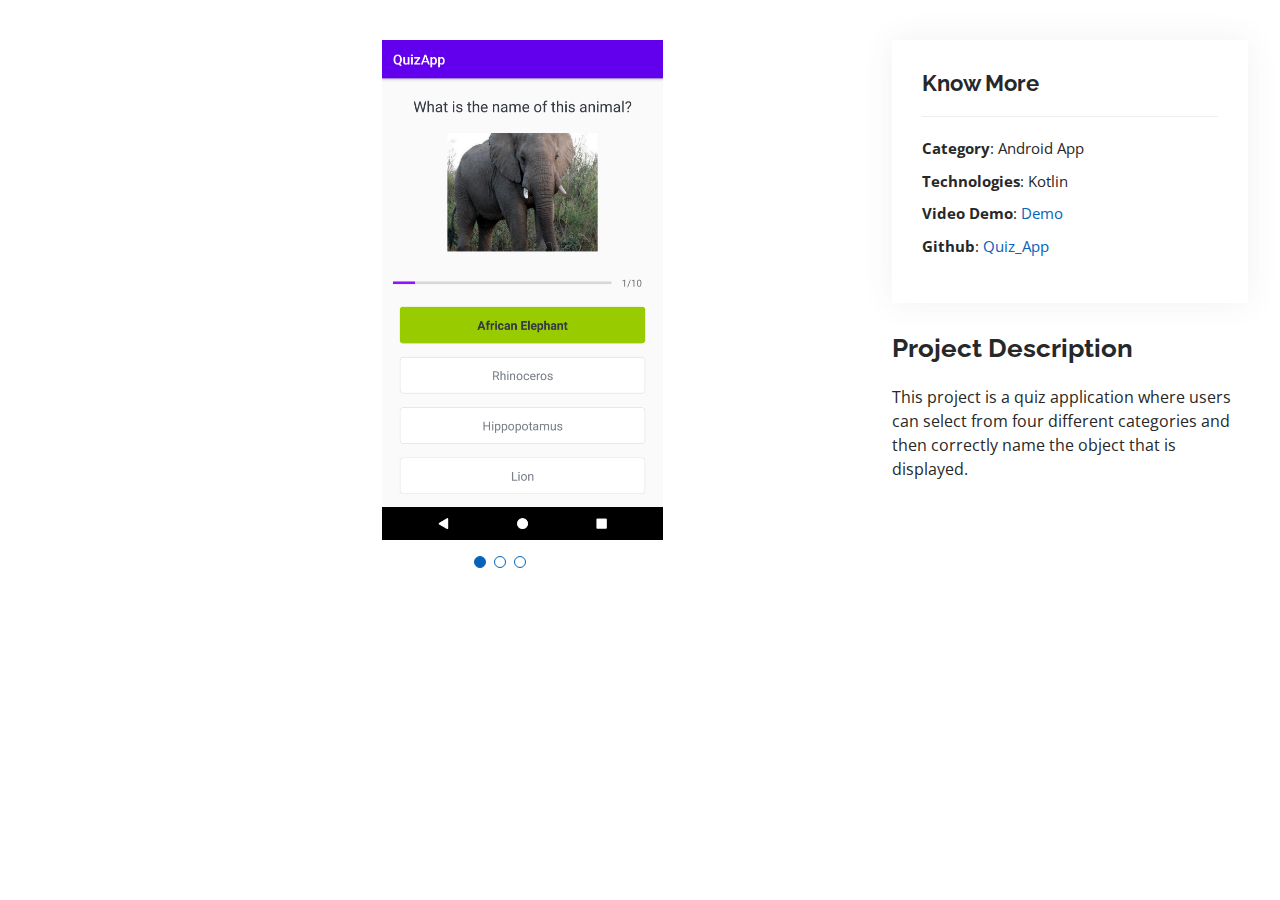
<file: projects/know-more.html>
<!DOCTYPE html>
<html lang="en">
	<head>
		<meta charset="utf-8" />
		<meta content="width=device-width, initial-scale=1.0" name="viewport" />

		<title>Project Detail</title>
		<meta content="" name="description" />
		<meta content="" name="keywords" />

		<!-- Favicons -->
		<link href="../assets/img/favicon.png" rel="icon" />
		<link href="../assets/img/apple-touch-icon.png" rel="apple-touch-icon" />

		<!-- Google Fonts -->
		<link
			href="https://fonts.googleapis.com/css?family=Open+Sans:300,300i,400,400i,600,600i,700,700i|Raleway:300,300i,400,400i,500,500i,600,600i,700,700i|Poppins:300,300i,400,400i,500,500i,600,600i,700,700i"
			rel="stylesheet"
		/>

		<!-- Vendor CSS Files -->
		<link href="../assets/vendor/aos/aos.css" rel="stylesheet" />
		<link
			href="../assets/vendor/bootstrap/css/bootstrap.min.css"
			rel="stylesheet"
		/>
		<link
			href="../assets/vendor/bootstrap-icons/bootstrap-icons.css"
			rel="stylesheet"
		/>
		<link
			href="../assets/vendor/boxicons/css/boxicons.min.css"
			rel="stylesheet"
		/>
		<link
			href="../assets/vendor/glightbox/css/glightbox.min.css"
			rel="stylesheet"
		/>
		<link
			href="../assets/vendor/swiper/swiper-bundle.min.css"
			rel="stylesheet"
		/>

		<!-- Main CSS File -->
		<link href="../assets/css/style.css" rel="stylesheet" />
	</head>

	<body>
		<main id="main">
			<!-- ======= Portfolio Details Section ======= -->
			<section id="portfolio-details" class="portfolio-details">
				<div class="container">
					<div class="row gy-4">
						<div class="col-lg-8">
							<div class="portfolio-details-slider swiper-container">
								<div class="swiper-wrapper align-items-center">
									<div class="swiper-slide">
										<img
											style="height: 500px; margin-left: 34%"
											src="../assets/img/portfolio/quiz-1.png"
											alt=""
										/>
									</div>

									<div class="swiper-slide">
										<img
											style="height: 500px; margin-left: 34%"
											src="../assets/img/portfolio/quiz-2.png"
											alt=""
										/>
									</div>

									<div class="swiper-slide">
										<img
											style="height: 500px; margin-left: 34%"
											src="../assets/img/portfolio/quiz-3.png"
											alt=""
										/>
									</div>
								</div>
								<div class="swiper-pagination"></div>
							</div>
						</div>

						<div class="col-lg-4">
							<div class="portfolio-info">
								<h3>Know More</h3>
								<ul>
									<li><strong>Category</strong>: Android App</li>
									<li><strong>Technologies</strong>: Kotlin</li>
									<li>
										<strong>Video Demo</strong>:
										<a
											target="_blank"
											href="https://drive.google.com/file/d/1IP_I_rvyOpQlwBAlPWYDkLSwZ6KRODGk/view?usp=sharing"
											>Demo</a
										>
									</li>
									<li>
										<strong>Github</strong>:
										<a
											target="_blank"
											href="https://github.com/James-Havinga99/Quiz_App"
											>Quiz_App</a
										>
									</li>
								</ul>
							</div>
							<div class="portfolio-description">
								<h2>Project Description</h2>
								<p>
									This project is a quiz application where users can select from
									four different categories and then correctly name the object
									that is displayed.
								</p>
							</div>
						</div>
					</div>
				</div>
			</section>
			<!-- End Portfolio Details Section -->
		</main>
		<!-- End #main -->

		<div id="preloader"></div>
		<a
			href="#"
			class="back-to-top d-flex align-items-center justify-content-center"
			><i class="bi bi-arrow-up-short"></i
		></a>

		<!-- Vendor JS Files -->
		<script src="../assets/vendor/aos/aos.js"></script>
		<script src="../assets/vendor/bootstrap/js/bootstrap.bundle.min.js"></script>
		<script src="../assets/vendor/glightbox/js/glightbox.min.js"></script>
		<script src="../assets/vendor/isotope-layout/isotope.pkgd.min.js"></script>
		<script src="../assets/vendor/php-email-form/validate.js"></script>
		<script src="../assets/vendor/purecounter/purecounter.js"></script>
		<script src="../assets/vendor/swiper/swiper-bundle.min.js"></script>
		<script src="../assets/vendor/typed.js/typed.min.js"></script>
		<script src="../assets/vendor/waypoints/noframework.waypoints.js"></script>

		<!--Main JS File -->
		<script src="../assets/js/main.js"></script>
	</body>
</html>
</file>
<file: assets/css/style.css>
/*--------------------------------------------------------------
# General
--------------------------------------------------------------*/
body {
	font-family: "Open Sans", sans-serif;
	color: #272829;
}

a {
	color: #0563bb;
	text-decoration: none;
}

a:hover {
	color: #067ded;
	text-decoration: none;
}

h1,
h2,
h3,
h4,
h5,
h6 {
	font-family: "Raleway", sans-serif;
}

/*--------------------------------------------------------------
# Back to top button
--------------------------------------------------------------*/
.back-to-top {
	position: fixed;
	visibility: hidden;
	opacity: 0;
	right: 15px;
	bottom: 15px;
	z-index: 996;
	background: #0563bb;
	width: 40px;
	height: 40px;
	border-radius: 50px;
	transition: all 0.4s;
}

.back-to-top i {
	font-size: 28px;
	color: #fff;
	line-height: 0;
}

.back-to-top:hover {
	background: #0678e3;
	color: #fff;
}

.back-to-top.active {
	visibility: visible;
	opacity: 1;
}

/*--------------------------------------------------------------
# Preloader
--------------------------------------------------------------*/
#preloader {
	position: fixed;
	top: 0;
	left: 0;
	right: 0;
	bottom: 0;
	z-index: 9999;
	overflow: hidden;
	background: #fff;
}

#preloader:before {
	content: "";
	position: fixed;
	top: calc(50% - 30px);
	left: calc(50% - 30px);
	border: 6px solid #0563bb;
	border-top-color: #fff;
	border-bottom-color: #fff;
	border-radius: 50%;
	width: 60px;
	height: 60px;
	-webkit-animation: animate-preloader 1s linear infinite;
	animation: animate-preloader 1s linear infinite;
}

@-webkit-keyframes animate-preloader {
	0% {
		transform: rotate(0deg);
	}
	100% {
		transform: rotate(360deg);
	}
}

@keyframes animate-preloader {
	0% {
		transform: rotate(0deg);
	}
	100% {
		transform: rotate(360deg);
	}
}

/*--------------------------------------------------------------
# Disable aos animation delay on mobile devices
--------------------------------------------------------------*/
@media screen and (max-width: 768px) {
	[data-aos-delay] {
		transition-delay: 0 !important;
	}
}

/*--------------------------------------------------------------
# Header
--------------------------------------------------------------*/
#header {
	position: fixed;
	top: 0;
	left: 0;
	bottom: 0;
	z-index: 9997;
	transition: all 0.5s;
	padding: 15px;
	overflow-y: auto;
}

@media (max-width: 992px) {
	#header {
		width: 300px;
		background: #fff;
		border-right: 1px solid #e6e9ec;
		left: -300px;
	}
}

@media (min-width: 992px) {
	#main {
		margin-left: 100px;
	}
}

/*--------------------------------------------------------------
# Navigation Menu
--------------------------------------------------------------*/
/**
* Desktop Navigation 
*/
.nav-menu {
	padding: 0;
	display: block;
}

.nav-menu * {
	margin: 0;
	padding: 0;
	list-style: none;
}

.nav-menu > ul > li {
	position: relative;
	white-space: nowrap;
}

.nav-menu a {
	display: flex;
	align-items: center;
	color: #45505b;
	padding: 10px 18px;
	margin-bottom: 8px;
	transition: 0.3s;
	font-size: 15px;
	border-radius: 50px;
	background: #f2f3f5;
	height: 56px;
	width: 100%;
	overflow: hidden;
	transition: 0.3s;
}

.nav-menu a i {
	font-size: 20px;
}

.nav-menu a span {
	padding: 0 5px 0 7px;
	color: #45505b;
}

@media (min-width: 992px) {
	.nav-menu a {
		width: 56px;
	}
	.nav-menu a span {
		display: none;
		color: #fff;
	}
}

.nav-menu a:hover,
.nav-menu .active,
.nav-menu li:hover > a {
	color: #fff;
	background: #0563bb;
}

.nav-menu a:hover span,
.nav-menu .active span,
.nav-menu li:hover > a span {
	color: #fff;
}

.nav-menu a:hover,
.nav-menu li:hover > a {
	width: 100%;
	color: #fff;
}

.nav-menu a:hover span,
.nav-menu li:hover > a span {
	display: block;
}

/**
* Mobile Navigation 
*/
.mobile-nav-toggle {
	position: fixed;
	right: 10px;
	top: 10px;
	z-index: 9998;
	border: 0;
	background: none;
	font-size: 28px;
	transition: all 0.4s;
	outline: none !important;
	line-height: 0;
	cursor: pointer;
	border-radius: 50px;
	padding: 5px;
}

.mobile-nav-toggle i {
	color: #45505b;
}

.mobile-nav-active {
	overflow: hidden;
}

.mobile-nav-active #header {
	left: 0;
}

.mobile-nav-active .mobile-nav-toggle {
	color: #fff;
	background-color: #0563bb;
}

/*--------------------------------------------------------------
# Hero Section
--------------------------------------------------------------*/
#hero {
	width: 100%;
	height: 100vh;
	background: url("../img/hero-img.jpeg") center no-repeat;
	background-size: cover;
	position: relative;
}

@media (min-width: 992px) {
	#hero {
		padding-left: 160px;
	}
}

#hero:before {
	content: "";
	background: rgba(255, 255, 255, 0.8);
	position: absolute;
	bottom: 0;
	top: 0;
	left: 0;
	right: 0;
}

#hero h1 {
	margin: 0;
	font-size: 64px;
	font-weight: 700;
	line-height: 56px;
	color: #45505b;
}

#hero p {
	color: #45505b;
	margin: 15px 0 0 0;
	font-size: 26px;
	font-family: "Poppins", sans-serif;
}

#hero p span {
	color: #0563bb;
	letter-spacing: 1px;
}

#hero .social-links {
	margin-top: 30px;
}

#hero .social-links a {
	font-size: 24px;
	display: inline-block;
	color: #45505b;
	line-height: 1;
	margin-right: 20px;
	transition: 0.3s;
}

#hero .social-links a:hover {
	color: #0563bb;
}

@media (max-width: 992px) {
	#hero {
		text-align: center;
	}
	#hero h1 {
		font-size: 32px;
		line-height: 36px;
	}
	#hero p {
		margin-top: 10px;
		font-size: 20px;
		line-height: 24px;
	}
}

/*--------------------------------------------------------------
# Sections General
--------------------------------------------------------------*/
section {
	padding: 60px 0;
	overflow: hidden;
}

.section-title {
	text-align: center;
	padding-bottom: 30px;
}

.section-title h2 {
	font-size: 32px;
	font-weight: bold;
	text-transform: uppercase;
	margin-bottom: 20px;
	padding-bottom: 20px;
	position: relative;
	color: #45505b;
}

.section-title h2::before {
	content: "";
	position: absolute;
	display: block;
	width: 120px;
	height: 1px;
	background: #ddd;
	bottom: 1px;
	left: calc(50% - 60px);
}

.section-title h2::after {
	content: "";
	position: absolute;
	display: block;
	width: 40px;
	height: 3px;
	background: #0563bb;
	bottom: 0;
	left: calc(50% - 20px);
}

.section-title p {
	margin-bottom: 0;
}

/*--------------------------------------------------------------
# About
--------------------------------------------------------------*/
.about .content h3 {
	font-weight: 700;
	font-size: 26px;
	color: #728394;
}

.about .content ul {
	list-style: none;
	padding: 0;
}

.about .content ul li {
	margin-bottom: 20px;
	display: flex;
	align-items: center;
}

.about .content ul strong {
	margin-right: 10px;
}

.about .content ul i {
	font-size: 16px;
	margin-right: 5px;
	color: #0563bb;
	line-height: 0;
}

.about .content p:last-child {
	margin-bottom: 0;
}

/*--------------------------------------------------------------
# Skills
--------------------------------------------------------------*/

.skills-content {
	padding-left: 15.3%;
}

.skills .progress {
	height: 60px;
	display: block;
	background: none;
	border-radius: 0;
}

.skills .progress .skill {
	padding: 10px 0;
	margin: 0;
	display: block;
	font-weight: 600;
	font-size: 15px;
	font-family: "Poppins", sans-serif;
	color: #45505b;
}

.skills .progress .skill .val {
	font-style: normal;
	float: right;
	margin-right: 35%;
}

/*--------------------------------------------------------------
# Resume
--------------------------------------------------------------*/
.resume .resume-title {
	font-size: 26px;
	font-weight: 700;
	margin-top: 20px;
	margin-bottom: 20px;
	color: #45505b;
}

.resume .resume-item {
	padding: 0 0 20px 20px;
	margin-top: -2px;
	border-left: 2px solid #0563bb;
	position: relative;
}

.resume .resume-item h4 {
	line-height: 18px;
	font-size: 18px;
	font-weight: 600;
	text-transform: uppercase;
	font-family: "Poppins", sans-serif;
	color: #0563bb;
	margin-bottom: 10px;
}

.resume .resume-item h5 {
	font-size: 16px;
	background: #f7f8f9;
	padding: 5px 15px;
	display: inline-block;
	font-weight: 600;
	margin-bottom: 10px;
}

.resume .resume-item ul {
	padding-left: 20px;
}

.resume .resume-item ul li {
	padding-bottom: 10px;
}

.resume .resume-item:last-child {
	padding-bottom: 0;
}

.resume .resume-item::before {
	content: "";
	position: absolute;
	width: 16px;
	height: 16px;
	border-radius: 50px;
	left: -9px;
	top: 0;
	background: #fff;
	border: 2px solid #0563bb;
}

.button.alternative {
	--color-hover: #2b3044;
	--background: #0563bb;
	--hover-back: #6d58ff;
	--hover-front: #f6f8ff;
}

.button {
	--color: #fff;
	--color-hover: var(--color);
	--background: #2b3044;
	--background-hover: var(--background);
	--hover-back: #6d58ff;
	--hover-front: #5c86ff;
	padding: 8px 28px;
	border-radius: 20px;
	line-height: 24px;
	font-size: 14px;
	font-weight: 600;
	letter-spacing: 0.02em;
	border: none;
	outline: none;
	position: relative;
	overflow: hidden;
	cursor: pointer;
	margin-left: 43%;
	margin-top: 50px;
	-webkit-appearance: none;
	-webkit-tap-highlight-color: transparent;
	-webkit-mask-image: -webkit-radial-gradient(white, black);
	color: var(--c, var(--color));
	background: var(--b, var(--background));
	transition: color 0.2s linear var(--c-d, 0.2s),
		background 0.3s linear var(--b-d, 0.2s);
}

.button:not(.simple):before,
.button:not(.simple):after {
	content: "";
	position: absolute;
	background: var(--pb, var(--hover-back));
	top: 0;
	left: 0;
	right: 0;
	height: 200%;
	border-radius: var(--br, 40%);
	transform: translateY(var(--y, 50%));
	transition: transform var(--d, 0.4s) ease-in var(--d-d, 0s),
		border-radius 0.5s ease var(--br-d, 0.08s);
}

.button:not(.simple):after {
	--pb: var(--hover-front);
	--d: 0.44s;
}

.button div {
	z-index: 1;
	position: relative;
	display: flex;
}

.button div span {
	display: block;
	backface-visibility: hidden;
	transform: translateZ(0);
	animation: var(--name, none) 0.7s linear forwards 0.18s;
}

.button.in {
	--name: move;
}

.button.in:not(.out) {
	--c: var(--color-hover);
	--b: var(--background-hover);
}

.button.in:not(.out):before,
.button.in:not(.out):after {
	--y: 0;
	--br: 5%;
}

.button.in:not(.out):after {
	--br: 10%;
	--d-d: 0.02s;
}

.button.in.out {
	--name: move-out;
}

.button.in.out:before {
	--d-d: 0.06s;
}

@keyframes move {
	30%,
	36% {
		transform: translateY(calc(-6px * var(--move))) translateZ(0)
			rotate(calc(-13deg * var(--rotate) * var(--part)));
	}
	50% {
		transform: translateY(calc(3px * var(--move))) translateZ(0)
			rotate(calc(6deg * var(--rotate) * var(--part)));
	}
	70% {
		transform: translateY(calc(-2px * var(--move))) translateZ(0)
			rotate(calc(-3deg * var(--rotate) * var(--part)));
	}
}

@keyframes move-out {
	30%,
	36% {
		transform: translateY(calc(6px * var(--move))) translateZ(0)
			rotate(calc(13deg * var(--rotate) * var(--part)));
	}
	50% {
		transform: translateY(calc(-3px * var(--move))) translateZ(0)
			rotate(calc(-6deg * var(--rotate) * var(--part)));
	}
	70% {
		transform: translateY(calc(2px * var(--move))) translateZ(0)
			rotate(calc(3deg * var(--rotate) * var(--part)));
	}
}

/*--------------------------------------------------------------
# Portfolio
--------------------------------------------------------------*/
.portfolio .portfolio-item {
	margin-bottom: 30px;
}

.portfolio #portfolio-flters {
	padding: 0;
	margin: 0 auto 25px auto;
	list-style: none;
	text-align: center;
	background: #fff;
	border-radius: 50px;
	padding: 2px 15px;
}

.portfolio #portfolio-flters li {
	cursor: pointer;
	display: inline-block;
	padding: 10px 15px;
	font-size: 14px;
	font-weight: 600;
	line-height: 1;
	text-transform: uppercase;
	color: #272829;
	margin-bottom: 5px;
	transition: all 0.3s ease-in-out;
}

.portfolio #portfolio-flters li:hover,
.portfolio #portfolio-flters li.filter-active {
	color: #0563bb;
}

.portfolio #portfolio-flters li:last-child {
	margin-right: 0;
}

.portfolio .portfolio-wrap {
	transition: 0.3s;
	position: relative;
	overflow: hidden;
	z-index: 1;
	background: rgba(69, 80, 91, 0.8);
}

.portfolio .portfolio-wrap::before {
	content: "";
	background: rgba(255, 255, 255, 0.7);
	position: absolute;
	left: 30px;
	right: 30px;
	top: 30px;
	bottom: 30px;
	transition: all ease-in-out 0.3s;
	z-index: 2;
	opacity: 0;
}

.portfolio .portfolio-wrap .portfolio-info {
	opacity: 0;
	position: absolute;
	top: 0;
	left: 0;
	right: 0;
	bottom: 0;
	text-align: center;
	z-index: 3;
	transition: all ease-in-out 0.3s;
	display: flex;
	flex-direction: column;
	justify-content: center;
	align-items: center;
}

.portfolio .portfolio-wrap .portfolio-info::before {
	display: block;
	content: "";
	width: 48px;
	height: 48px;
	position: absolute;
	top: 35px;
	left: 35px;
	border-top: 3px solid #d7dce1;
	border-left: 3px solid #d7dce1;
	transition: all 0.5s ease 0s;
	z-index: 9994;
}

.portfolio .portfolio-wrap .portfolio-info::after {
	display: block;
	content: "";
	width: 48px;
	height: 48px;
	position: absolute;
	bottom: 35px;
	right: 35px;
	border-bottom: 3px solid #d7dce1;
	border-right: 3px solid #d7dce1;
	transition: all 0.5s ease 0s;
	z-index: 9994;
}

.portfolio .portfolio-wrap .portfolio-info h4 {
	font-size: 20px;
	color: #45505b;
	font-weight: 600;
}

.portfolio .portfolio-wrap .portfolio-info p {
	color: #45505b;
	font-size: 14px;
	text-transform: uppercase;
	padding: 0;
	margin: 0;
}

.portfolio .portfolio-wrap .portfolio-links {
	text-align: center;
	z-index: 4;
}

.portfolio .portfolio-wrap .portfolio-links a {
	color: #45505b;
	margin: 0 2px;
	font-size: 28px;
	display: inline-block;
	transition: 0.3s;
}

.portfolio .portfolio-wrap .portfolio-links a:hover {
	color: #148af9;
}

.portfolio .portfolio-wrap:hover::before {
	top: 0;
	left: 0;
	right: 0;
	bottom: 0;
	opacity: 1;
}

.portfolio .portfolio-wrap:hover .portfolio-info {
	opacity: 1;
}

.portfolio .portfolio-wrap:hover .portfolio-info::before {
	top: 15px;
	left: 15px;
}

.portfolio .portfolio-wrap:hover .portfolio-info::after {
	bottom: 15px;
	right: 15px;
}

/*--------------------------------------------------------------
# Portfolio Details
--------------------------------------------------------------*/
.portfolio-details {
	padding-top: 40px;
}

/* .portfolio-details .portfolio-details-slider img {
  width: 100%;
} */

.portfolio-details .portfolio-details-slider .swiper-pagination {
	margin-top: 20px;
	position: relative;
}

.portfolio-details
	.portfolio-details-slider
	.swiper-pagination
	.swiper-pagination-bullet {
	width: 12px;
	height: 12px;
	background-color: #fff;
	opacity: 1;
	border: 1px solid #0563bb;
}

.portfolio-details
	.portfolio-details-slider
	.swiper-pagination
	.swiper-pagination-bullet-active {
	background-color: #0563bb;
}

.portfolio-details .portfolio-info {
	padding: 30px;
	box-shadow: 0px 0 30px rgba(69, 80, 91, 0.08);
}

.portfolio-details .portfolio-info h3 {
	font-size: 22px;
	font-weight: 700;
	margin-bottom: 20px;
	padding-bottom: 20px;
	border-bottom: 1px solid #eee;
}

.portfolio-details .portfolio-info ul {
	list-style: none;
	padding: 0;
	font-size: 15px;
}

.portfolio-details .portfolio-info ul li + li {
	margin-top: 10px;
}

.portfolio-details .portfolio-description {
	padding-top: 30px;
}

.portfolio-details .portfolio-description h2 {
	font-size: 26px;
	font-weight: 700;
	margin-bottom: 20px;
}

.portfolio-details .portfolio-description p {
	padding: 0;
}

/*--------------------------------------------------------------
# Testimonials
--------------------------------------------------------------*/
.testimonials .section-header {
	margin-bottom: 40px;
}

.testimonials .testimonial-item {
	text-align: center;
}

.testimonials .testimonial-item .testimonial-img {
	width: 120px;
	border-radius: 50%;
	border: 4px solid #fff;
	margin: 0 auto;
}

.testimonials .testimonial-item h3 {
	font-size: 20px;
	font-weight: bold;
	margin: 10px 0 5px 0;
	color: #111;
}

.testimonials .testimonial-item h4 {
	font-size: 14px;
	color: #999;
	margin: 0 0 15px 0;
}

.testimonials .testimonial-item .quote-icon-left,
.testimonials .testimonial-item .quote-icon-right {
	color: #90c8fc;
	font-size: 26px;
}

.testimonials .testimonial-item .quote-icon-left {
	display: inline-block;
	left: -5px;
	position: relative;
}

.testimonials .testimonial-item .quote-icon-right {
	display: inline-block;
	right: -5px;
	position: relative;
	top: 10px;
}

.testimonials .testimonial-item p {
	font-style: italic;
	margin: 0 auto 15px auto;
}

.testimonials .swiper-pagination {
	margin-top: 20px;
	position: relative;
}

.testimonials .swiper-pagination .swiper-pagination-bullet {
	width: 12px;
	height: 12px;
	background-color: #fff;
	opacity: 1;
	border: 1px solid #0563bb;
}

.testimonials .swiper-pagination .swiper-pagination-bullet-active {
	background-color: #0563bb;
}

@media (min-width: 992px) {
	.testimonials .testimonial-item p {
		width: 80%;
	}
}

/*--------------------------------------------------------------
# Contact
--------------------------------------------------------------*/
.contact .info {
	width: 100%;
	background: #fff;
	float: left;
}

.contact .info i {
	font-size: 20px;
	color: #0563bb;
	float: left;
	width: 44px;
	height: 44px;
	background: #eef7ff;
	display: flex;
	justify-content: center;
	align-items: center;
	border-radius: 50px;
	transition: all 0.3s ease-in-out;
}

.contact .info h4 {
	padding: 0 0 0 60px;
	font-size: 22px;
	font-weight: 600;
	margin-bottom: 5px;
	color: #45505b;
}

.contact .info p {
	padding: 0 0 0 60px;
	margin-bottom: 0;
	font-size: 14px;
	color: #728394;
}

.contact .info .address {
	width: 33.33%;
	float: left;
}

.contact .info .email,
.contact .info .phone {
	width: 33.33%;
	float: left;
}

.contact .info .email:hover i,
.contact .info .address:hover i,
.contact .info .phone:hover i {
	background: #0563bb;
	color: #fff;
}

@-webkit-keyframes animate-loading {
	0% {
		transform: rotate(0deg);
	}
	100% {
		transform: rotate(360deg);
	}
}

@keyframes animate-loading {
	0% {
		transform: rotate(0deg);
	}
	100% {
		transform: rotate(360deg);
	}
}

/*--------------------------------------------------------------
# Footer
--------------------------------------------------------------*/
#footer {
	background: #f7f8f9;
	color: #45505b;
	font-size: 14px;
	text-align: center;
	padding: 30px 0;
}

#footer h3 {
	font-size: 36px;
	font-weight: 700;
	position: relative;
	font-family: "Poppins", sans-serif;
	padding: 0;
	margin: 0 0 15px 0;
}

#footer p {
	font-size: 15;
	font-style: italic;
	padding: 0;
	margin: 0 0 40px 0;
}

#footer .social-links {
	margin: 0 0 40px 0;
}

#footer .social-links a {
	font-size: 18px;
	display: inline-block;
	background: #0563bb;
	color: #fff;
	line-height: 1;
	padding: 8px 0;
	margin-right: 4px;
	border-radius: 50%;
	text-align: center;
	width: 36px;
	height: 36px;
	transition: 0.3s;
}

#footer .social-links a:hover {
	background: #0678e3;
	color: #fff;
	text-decoration: none;
}

#footer .copyright {
	margin: 0 0 5px 0;
}

#footer .credits {
	font-size: 13px;
}
</file>
